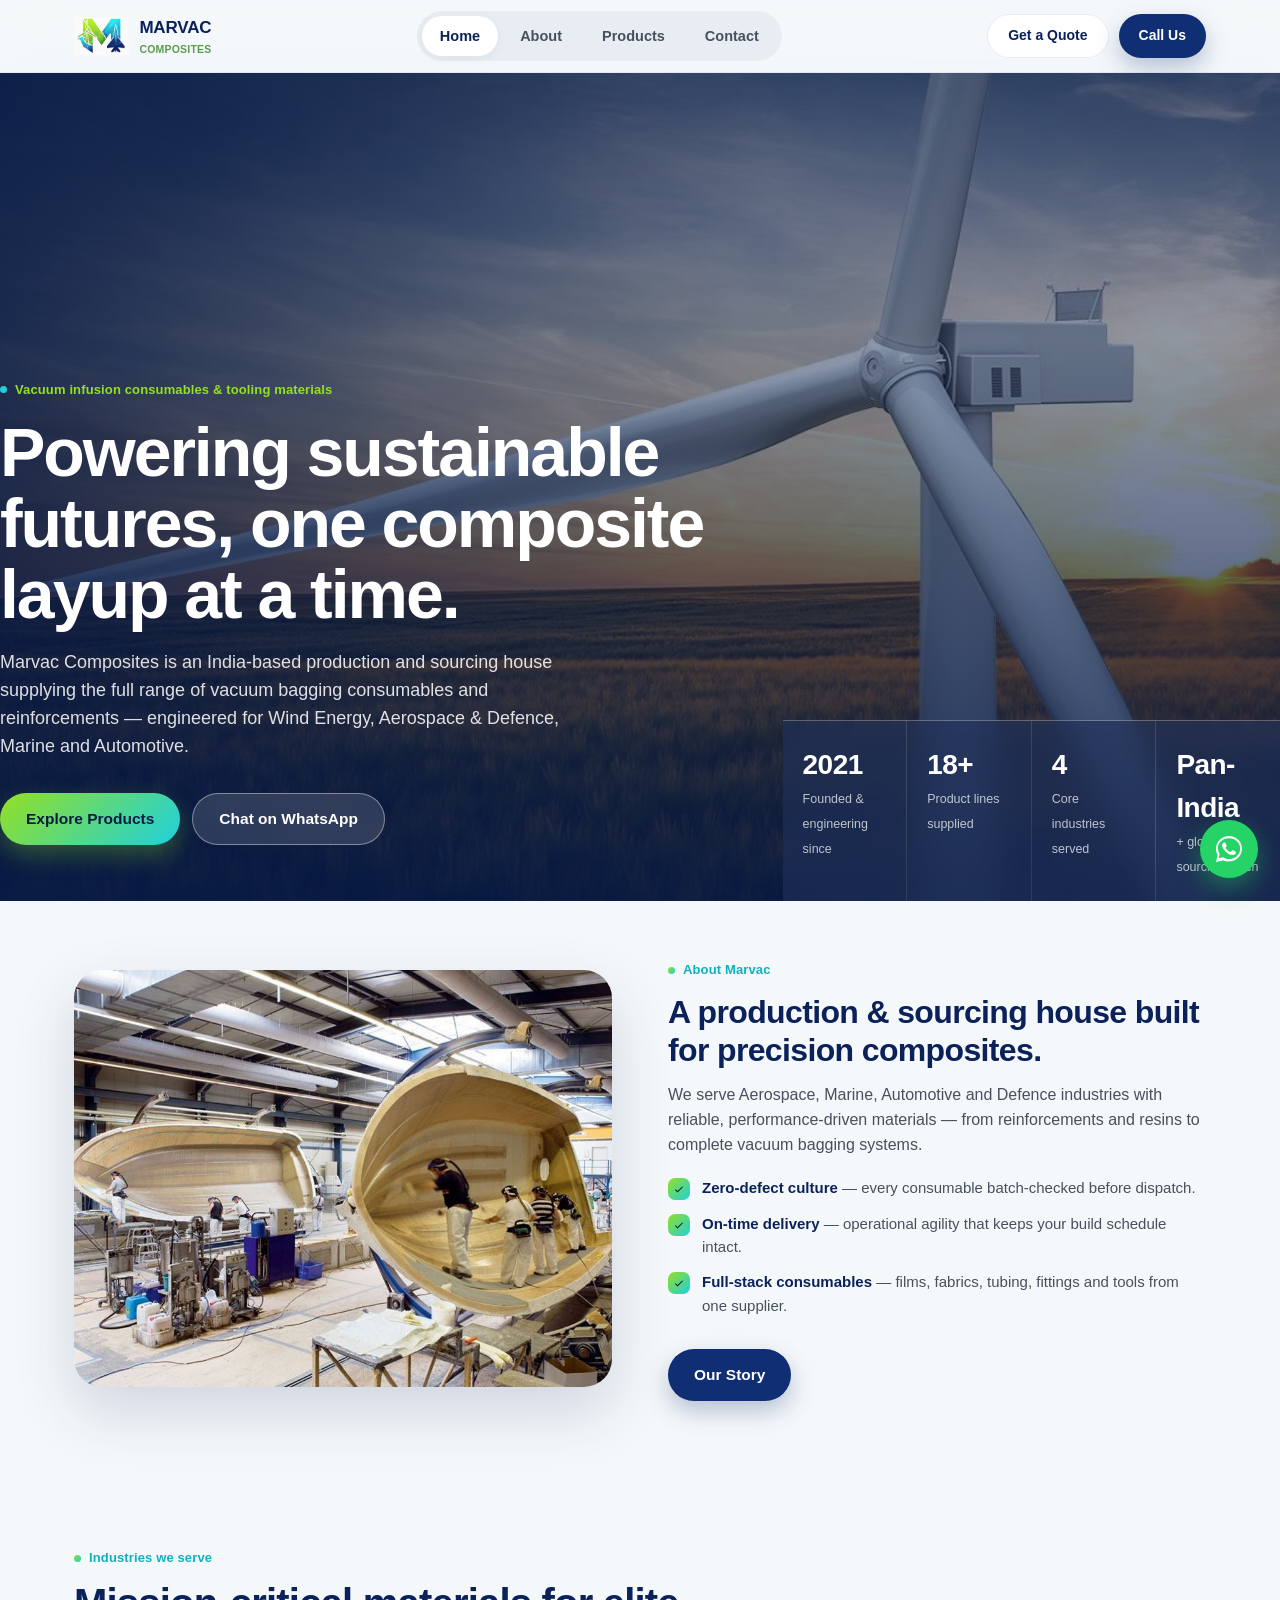
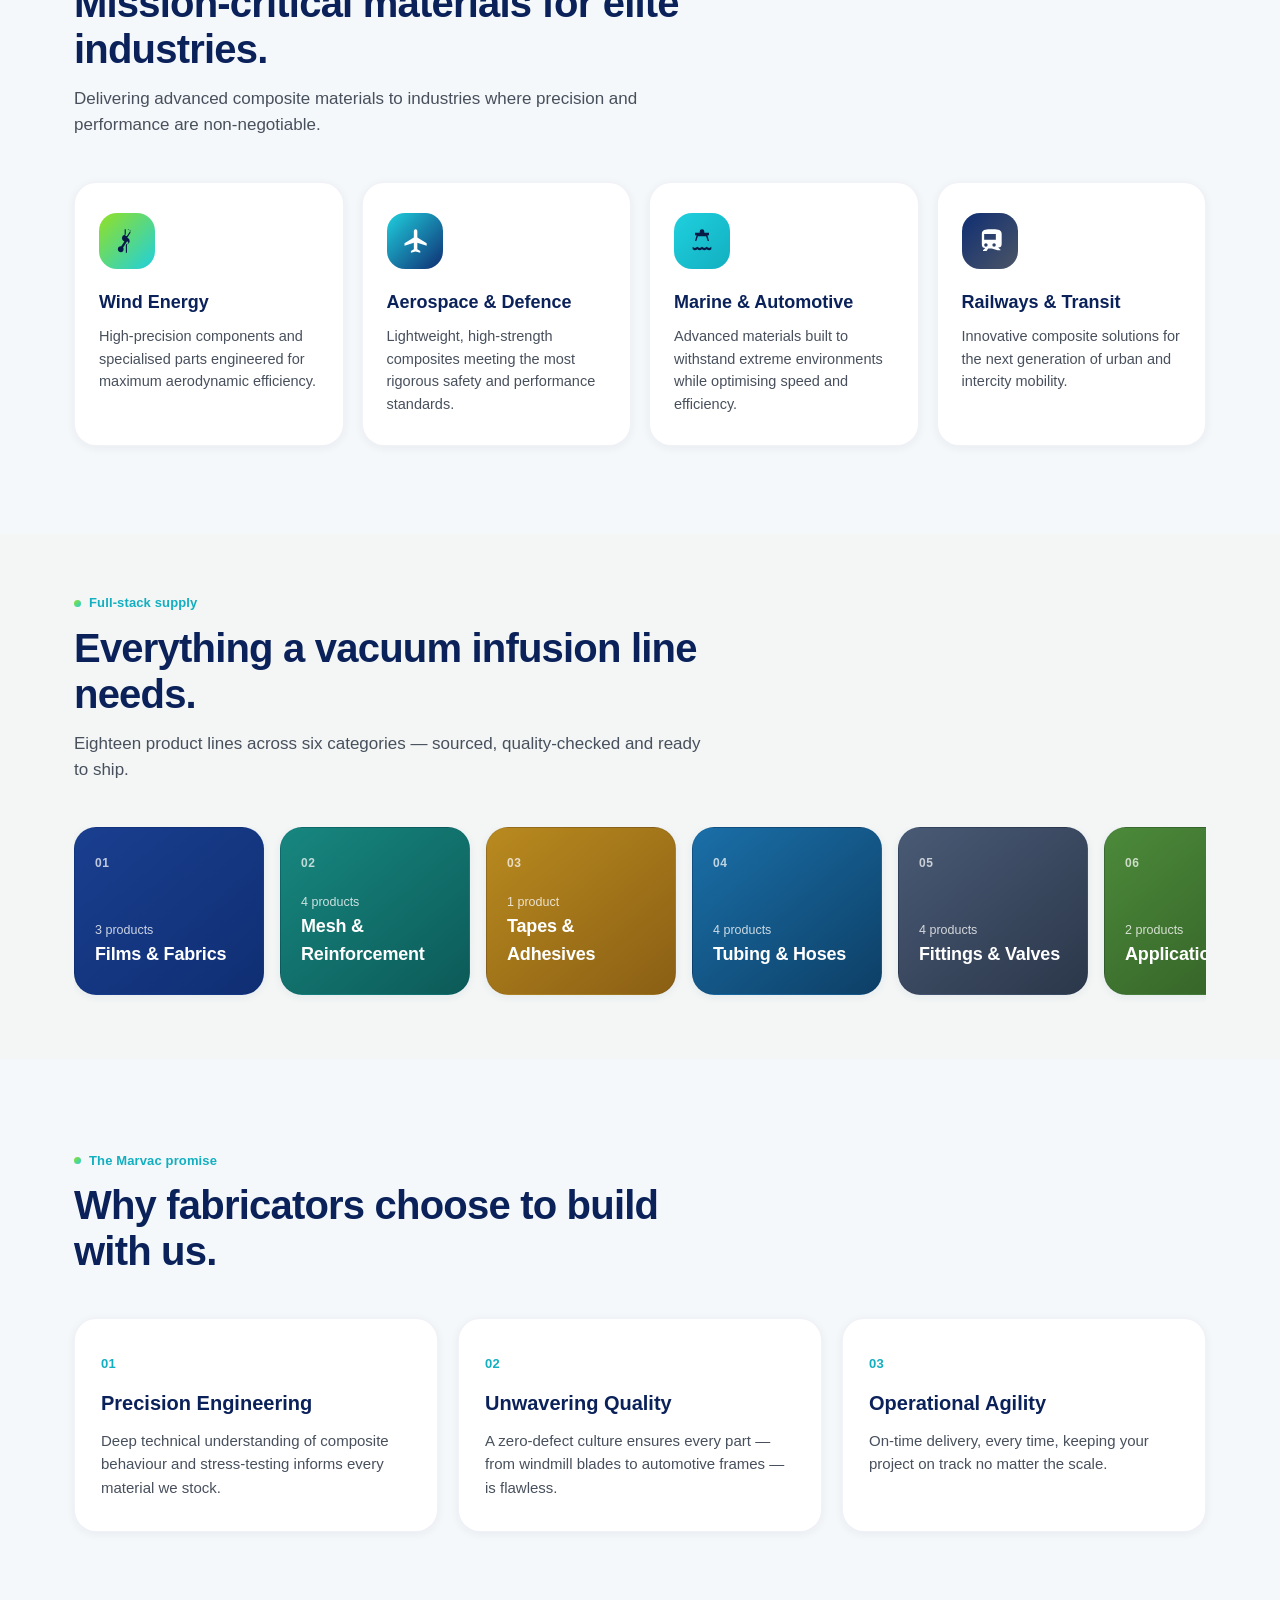
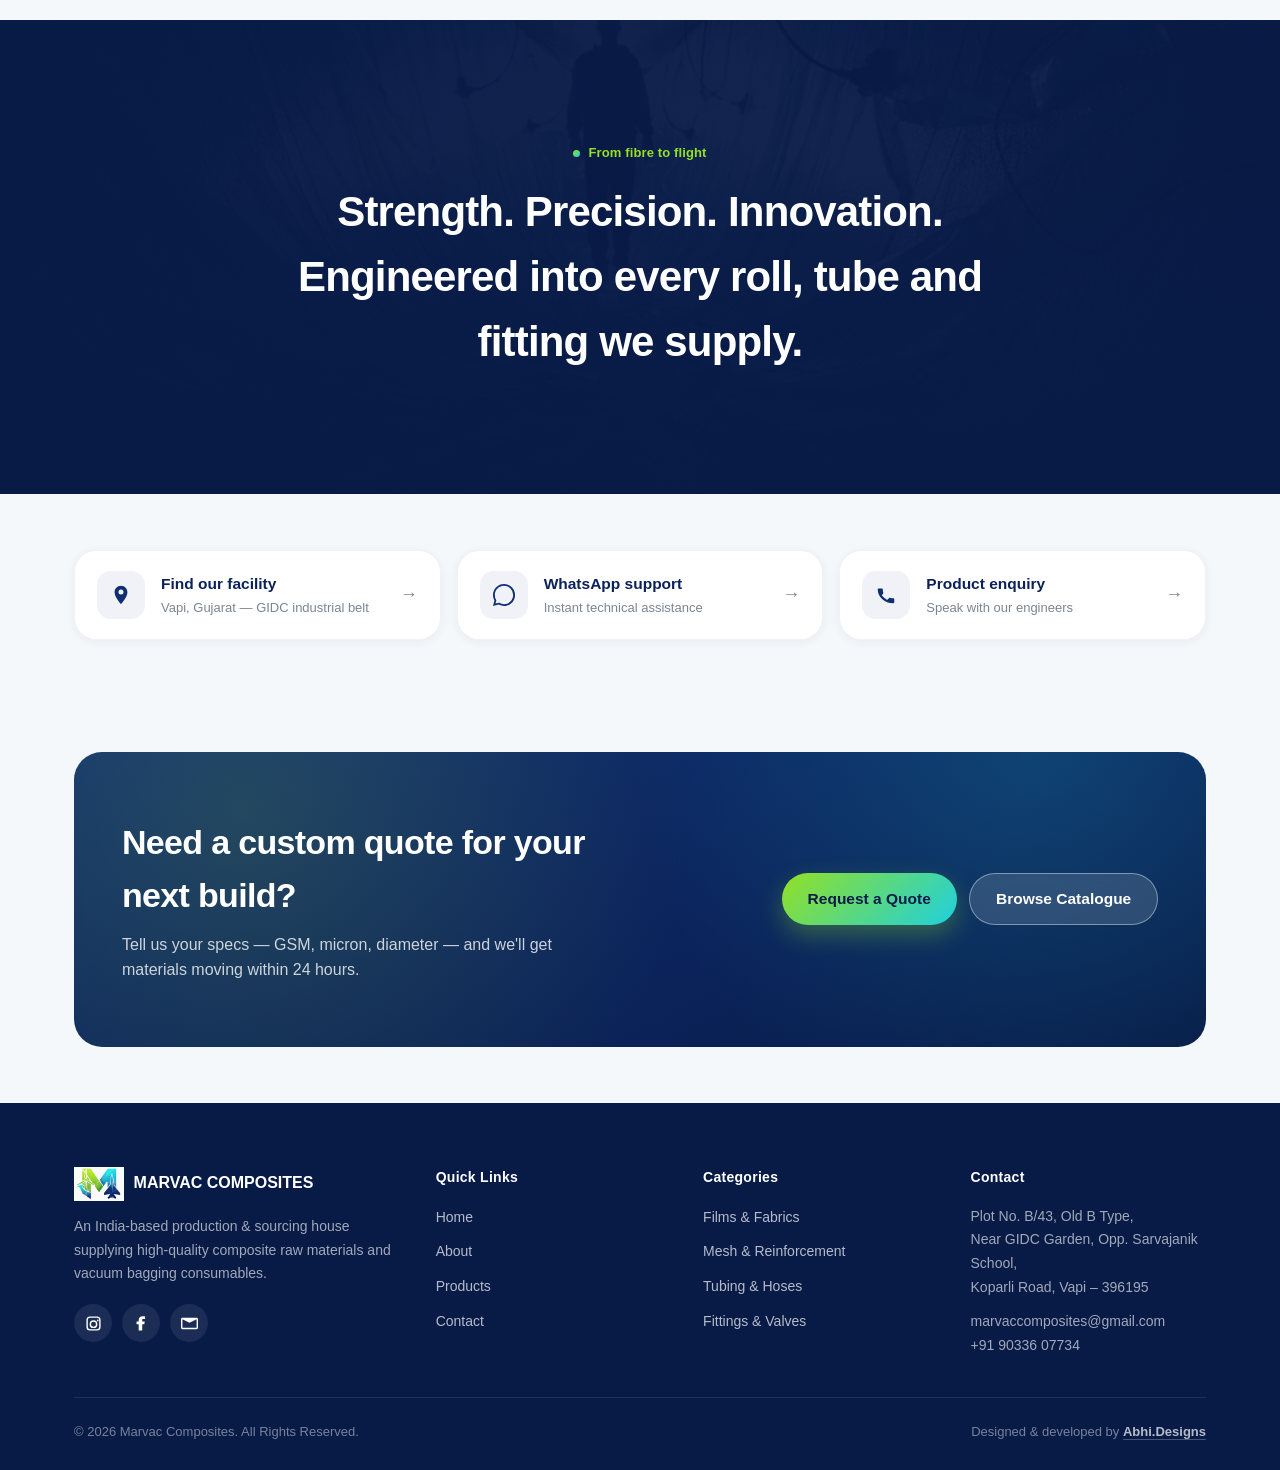
<file: index.html>
<!DOCTYPE html>
<html lang="en">
<head>
<meta charset="UTF-8">
<meta name="viewport" content="width=device-width, initial-scale=1.0">
<title>Marvac Composites | Powering Sustainable Futures</title>
<meta name="description" content="Marvac Composites supplies vacuum infusion consumables, tooling materials and composite reinforcements for Wind Energy, Aerospace & Defence, Marine, Automotive and Rail.">
<link rel="icon" href="images/logo-mark.png">
<link rel="stylesheet" href="css/style.css">
</head>
<body>

<!-- ================= HEADER ================= -->
<header class="site-header">
  <div class="wrap nav-row">
    <a href="index.html" class="brand">
      <img src="images/logo-mark.png" alt="Marvac Composites">
      <span>MARVAC<small>COMPOSITES</small></span>
    </a>

    <nav class="main-nav">
      <a href="index.html">Home</a>
      <a href="about.html">About</a>
      <a href="products.html">Products</a>
      <a href="contact.html">Contact</a>
    </nav>

    <div class="nav-actions">
      <a href="contact.html" class="btn btn--ghost btn--sm">Get a Quote</a>
      <a href="tel:+919033607734" class="btn btn--primary btn--sm">Call Us</a>
      <button class="nav-toggle" aria-label="Menu">
        <svg viewBox="0 0 24 24"><path d="M3 6h18v2H3zM3 11h18v2H3zM3 16h18v2H3z"/></svg>
      </button>
    </div>
  </div>

  <div class="mobile-panel">
    <a href="index.html">Home</a>
    <a href="about.html">About</a>
    <a href="products.html">Products</a>
    <a href="contact.html">Contact</a>
    <a href="tel:+919033607734" class="btn btn--primary btn--block">Call +91 90336 07734</a>
  </div>
</header>

<!-- ================= HERO ================= -->
<section class="hero">
  <div class="hero-media" style="background-image:url('images/hero/wind-hero.jpg');"></div>
  <div class="hero-content wrap">
    <span class="eyebrow">Vacuum infusion consumables &amp; tooling materials</span>
    <h1>Powering sustainable futures, one composite layup at a time.</h1>
    <p>Marvac Composites is an India-based production and sourcing house supplying the full range of vacuum bagging consumables and reinforcements — engineered for Wind Energy, Aerospace &amp; Defence, Marine and Automotive.</p>
    <div class="hero-cta">
      <a href="products.html" class="btn btn--eco">Explore Products</a>
      <a href="https://wa.me/+919033607734" target="_blank" class="btn btn--glass">Chat on WhatsApp</a>
    </div>
  </div>
  <div class="hero-stats">
    <div class="hero-stat"><b>2021</b><span>Founded &amp; engineering since</span></div>
    <div class="hero-stat"><b>18+</b><span>Product lines supplied</span></div>
    <div class="hero-stat"><b>4</b><span>Core industries served</span></div>
    <div class="hero-stat"><b>Pan-India</b><span>+ global sourcing reach</span></div>
  </div>
</section>

<!-- ================= INTRO ================= -->
<section class="section--tight">
  <div class="wrap">
    <div class="story-row reveal">
      <div class="story-media">
        <img src="images/hero/workshop.jpg" alt="Composite hull fabrication workshop">
      </div>
      <div class="story-copy">
        <span class="eyebrow">About Marvac</span>
        <h2>A production &amp; sourcing house built for precision composites.</h2>
        <p>We serve Aerospace, Marine, Automotive and Defence industries with reliable, performance-driven materials — from reinforcements and resins to complete vacuum bagging systems.</p>
        <ul>
          <li><span class="dot"><svg viewBox="0 0 24 24"><path d="M9 16.2l-3.5-3.5L4 14.2 9 19.2 20 8.2l-1.5-1.4z"/></svg></span><div><strong>Zero-defect culture</strong> — every consumable batch-checked before dispatch.</div></li>
          <li><span class="dot"><svg viewBox="0 0 24 24"><path d="M9 16.2l-3.5-3.5L4 14.2 9 19.2 20 8.2l-1.5-1.4z"/></svg></span><div><strong>On-time delivery</strong> — operational agility that keeps your build schedule intact.</div></li>
          <li><span class="dot"><svg viewBox="0 0 24 24"><path d="M9 16.2l-3.5-3.5L4 14.2 9 19.2 20 8.2l-1.5-1.4z"/></svg></span><div><strong>Full-stack consumables</strong> — films, fabrics, tubing, fittings and tools from one supplier.</div></li>
        </ul>
        <div class="hero-cta">
          <a href="about.html" class="btn btn--primary">Our Story</a>
        </div>
      </div>
    </div>
  </div>
</section>

<!-- ================= INDUSTRIES ================= -->
<section class="section">
  <div class="wrap">
    <div class="section-head reveal">
      <span class="eyebrow">Industries we serve</span>
      <h2>Mission-critical materials for elite industries.</h2>
      <p>Delivering advanced composite materials to industries where precision and performance are non-negotiable.</p>
    </div>

    <div class="industry-grid reveal">
      <div class="card industry-tile">
        <div class="industry-icon i-wind">
          <svg viewBox="0 0 24 24"><path d="M12.5 2a2.5 2.5 0 0 1 2.45 2.99l-2.7 4.2.02.02a3 3 0 0 1-.27 5.77V22h-1v-6.5a1 1 0 0 1 1-1 1 1 0 0 0 .1-2h-.1l-3.3 5.15a2.5 2.5 0 1 1-1.68-1.07l2.7-4.22-.02-.02a3 3 0 0 1 .27-5.77V2h1v3.9a1 1 0 0 1-.5.87 1 1 0 0 0 1.5.87l3.3-5.15A2.49 2.49 0 0 1 12.5 2z"/></svg>
        </div>
        <h3>Wind Energy</h3>
        <p>High-precision components and specialised parts engineered for maximum aerodynamic efficiency.</p>
      </div>

      <div class="card industry-tile">
        <div class="industry-icon i-air">
          <svg viewBox="0 0 24 24"><path d="M22 16v-2l-8-5V3.5a1.5 1.5 0 0 0-3 0V9l-8 5v2l8-2.5V19l-2.5 1.5V22l4-1 4 1v-1.5L14 19v-5.5z"/></svg>
        </div>
        <h3>Aerospace &amp; Defence</h3>
        <p>Lightweight, high-strength composites meeting the most rigorous safety and performance standards.</p>
      </div>

      <div class="card industry-tile">
        <div class="industry-icon i-marine">
          <svg viewBox="0 0 24 24"><path d="M12 2a2 2 0 0 1 2 2v1h4v2h-1.34L18 12h-1.1l-1.4-4H8.5l-1.4 4H6L7.34 7H6V5h4V4a2 2 0 0 1 2-2zm-8 15c1.2 1.2 2.6 1.2 4 0 1.4 1.2 2.6 1.2 4 0 1.4 1.2 2.6 1.2 4 0 1.4 1.2 2.8 1.2 4 0v2c-1.2 1.2-2.6 1.2-4 0-1.4 1.2-2.6 1.2-4 0-1.4 1.2-2.6 1.2-4 0-1.4 1.2-2.8 1.2-4 0v-2z"/></svg>
        </div>
        <h3>Marine &amp; Automotive</h3>
        <p>Advanced materials built to withstand extreme environments while optimising speed and efficiency.</p>
      </div>

      <div class="card industry-tile">
        <div class="industry-icon i-rail">
          <svg viewBox="0 0 24 24"><path d="M12 2c-4 0-7 .5-7 4v9a3 3 0 0 0 3 3l-2 2v.5h3l1.5-2h3L18.5 20H21v-.5l-2-2a3 3 0 0 0 3-3V6c0-3.5-3-4-7-4h-3zM7 6h10v5H7V6zm1.5 8a1.5 1.5 0 1 1 0 3 1.5 1.5 0 0 1 0-3zm7 0a1.5 1.5 0 1 1 0 3 1.5 1.5 0 0 1 0-3z"/></svg>
        </div>
        <h3>Railways &amp; Transit</h3>
        <p>Innovative composite solutions for the next generation of urban and intercity mobility.</p>
      </div>
    </div>
  </div>
</section>

<!-- ================= PRODUCT CATEGORIES ================= -->
<section class="section section--tight" style="background:var(--bg-warm);">
  <div class="wrap">
    <div class="section-head reveal">
      <span class="eyebrow">Full-stack supply</span>
      <h2>Everything a vacuum infusion line needs.</h2>
      <p>Eighteen product lines across six categories — sourced, quality-checked and ready to ship.</p>
    </div>

    <div class="cat-scroll reveal">
      <a href="products.html?cat=films" class="card cat-card">
        <span class="cat-num">01</span>
        <div><span class="count">3 products</span><h3>Films &amp; Fabrics</h3></div>
      </a>
      <a href="products.html?cat=mesh" class="card cat-card">
        <span class="cat-num">02</span>
        <div><span class="count">4 products</span><h3>Mesh &amp; Reinforcement</h3></div>
      </a>
      <a href="products.html?cat=tapes" class="card cat-card">
        <span class="cat-num">03</span>
        <div><span class="count">1 product</span><h3>Tapes &amp; Adhesives</h3></div>
      </a>
      <a href="products.html?cat=tubing" class="card cat-card">
        <span class="cat-num">04</span>
        <div><span class="count">4 products</span><h3>Tubing &amp; Hoses</h3></div>
      </a>
      <a href="products.html?cat=fittings" class="card cat-card">
        <span class="cat-num">05</span>
        <div><span class="count">4 products</span><h3>Fittings &amp; Valves</h3></div>
      </a>
      <a href="products.html?cat=tools" class="card cat-card">
        <span class="cat-num">06</span>
        <div><span class="count">2 products</span><h3>Application Tools</h3></div>
      </a>
    </div>
  </div>
</section>

<!-- ================= PROCESS BANNER ================= -->
<section class="section">
  <div class="wrap">
    <div class="section-head reveal">
      <span class="eyebrow">The Marvac promise</span>
      <h2>Why fabricators choose to build with us.</h2>
    </div>
    <div class="pillar-grid reveal">
      <div class="card pillar">
        <span class="pillar-index">01</span>
        <h3>Precision Engineering</h3>
        <p>Deep technical understanding of composite behaviour and stress-testing informs every material we stock.</p>
      </div>
      <div class="card pillar">
        <span class="pillar-index">02</span>
        <h3>Unwavering Quality</h3>
        <p>A zero-defect culture ensures every part — from windmill blades to automotive frames — is flawless.</p>
      </div>
      <div class="card pillar">
        <span class="pillar-index">03</span>
        <h3>Operational Agility</h3>
        <p>On-time delivery, every time, keeping your project on track no matter the scale.</p>
      </div>
    </div>
  </div>
</section>

<!-- ================= FULL-BLEED QUOTE BANNER ================= -->
<section style="position:relative; padding:120px 0; overflow:hidden; background:var(--navy-3);">
  <div class="hero-media" style="background-image:url('images/hero/vacuum-drama.jpg'); opacity:0.4;"></div>
  <div style="position:absolute; inset:0; background:linear-gradient(180deg, rgba(8,27,71,0.75), rgba(8,27,71,0.92));"></div>
  <div class="wrap reveal" style="position:relative; z-index:2; text-align:center;">
    <span class="eyebrow" style="justify-content:center; color:var(--lime);">From fibre to flight</span>
    <h2 style="color:#fff; font-size:clamp(26px,4vw,42px); font-weight:800; letter-spacing:-0.02em; max-width:720px; margin:14px auto 0;">Strength. Precision. Innovation. Engineered into every roll, tube and fitting we supply.</h2>
  </div>
</section>

<!-- ================= QUICK ACTIONS ================= -->
<section class="section--tight">
  <div class="wrap">
    <div class="quick-grid reveal">
      <a href="https://www.google.com/maps/search/?api=1&query=PLOT+NO+B/43+OLD+B+TYPE+NEAR+GIDC+GARDEN+Vapi+396195" target="_blank" class="card quick-card">
        <div class="qi"><svg viewBox="0 0 24 24"><path d="M12 2C8.13 2 5 5.13 5 9c0 5.25 7 13 7 13s7-7.75 7-13c0-3.87-3.13-7-7-7zm0 9.5A2.5 2.5 0 1 1 12 6a2.5 2.5 0 0 1 0 5.5z"/></svg></div>
        <div><h4>Find our facility</h4><p>Vapi, Gujarat — GIDC industrial belt</p></div>
        <div class="qarrow">→</div>
      </a>
      <a href="https://wa.me/+919033607734" target="_blank" class="card quick-card">
        <div class="qi"><svg viewBox="0 0 24 24"><path d="M20.52 3.48A11.8 11.8 0 0 0 12.02 0C5.39 0 .02 5.37.02 12c0 2.11.55 4.17 1.6 5.99L0 24l6.18-1.61A11.94 11.94 0 0 0 12.02 24c6.63 0 12-5.37 12-12 0-3.2-1.25-6.22-3.5-8.52zM12.02 22c-1.85 0-3.66-.5-5.24-1.44l-.38-.22-3.67.96.98-3.58-.25-.37A9.94 9.94 0 0 1 2.02 12c0-5.52 4.48-10 10-10 2.67 0 5.18 1.04 7.07 2.93A9.93 9.93 0 0 1 22.02 12c0 5.52-4.48 10-10 10z"/></svg></div>
        <div><h4>WhatsApp support</h4><p>Instant technical assistance</p></div>
        <div class="qarrow">→</div>
      </a>
      <a href="tel:+919033607734" class="card quick-card">
        <div class="qi"><svg viewBox="0 0 24 24"><path d="M6.62 10.79a15.54 15.54 0 0 0 6.59 6.59l2.2-2.2c.27-.27.67-.36 1.02-.24a11.36 11.36 0 0 0 3.58.57c.56 0 1.01.45 1.01 1.01v3.48c0 .56-.45 1.01-1.01 1.01C10.07 21.01 2.99 13.93 2.99 5.99c0-.56.45-1.01 1.01-1.01h3.49c.56 0 1.01.45 1.01 1.01 0 1.25.21 2.46.57 3.58.11.35.03.74-.25 1.02l-2.2 2.2z"/></svg></div>
        <div><h4>Product enquiry</h4><p>Speak with our engineers</p></div>
        <div class="qarrow">→</div>
      </a>
    </div>
  </div>
</section>

<!-- ================= CTA BANNER ================= -->
<section class="section--tight">
  <div class="wrap">
    <div class="banner reveal">
      <div class="banner-row">
        <div>
          <h2>Need a custom quote for your next build?</h2>
          <p>Tell us your specs — GSM, micron, diameter — and we'll get materials moving within 24 hours.</p>
        </div>
        <div class="btn-group">
          <a href="contact.html" class="btn btn--eco">Request a Quote</a>
          <a href="products.html" class="btn btn--glass">Browse Catalogue</a>
        </div>
      </div>
    </div>
  </div>
</section>

<!-- ================= FOOTER ================= -->
<footer class="site-footer">
  <div class="wrap">
    <div class="footer-grid">
      <div>
        <div class="footer-brand">
          <img src="images/logo-mark.png" alt="Marvac Composites">
          <b>MARVAC COMPOSITES</b>
        </div>
        <p>An India-based production &amp; sourcing house supplying high-quality composite raw materials and vacuum bagging consumables.</p>
        <div class="footer-socials">
          <a href="https://www.instagram.com/marvac_composites?igsh=MXlsejM3eTQyZnpo&utm_source=qr" target="_blank" aria-label="Instagram">
            <svg viewBox="0 0 24 24"><path d="M7 2h10a5 5 0 0 1 5 5v10a5 5 0 0 1-5 5H7a5 5 0 0 1-5-5V7a5 5 0 0 1 5-5zm10 2H7a3 3 0 0 0-3 3v10a3 3 0 0 0 3 3h10a3 3 0 0 0 3-3V7a3 3 0 0 0-3-3zm-5 3.5a5.5 5.5 0 1 1 0 11a5.5 5.5 0 0 1 0-11zm0 2a3.5 3.5 0 1 0 0 7a3.5 3.5 0 0 0 0-7zM18 6.5a1.2 1.2 0 1 1 0 2.4a1.2 1.2 0 0 1 0-2.4z"/></svg>
          </a>
          <a href="javascript:void(0);" onclick="showUnavailable();" aria-label="Facebook">
            <svg viewBox="0 0 24 24"><path d="M13 22v-9h3l.5-4h-3.5V7c0-1 .3-1.5 1.6-1.5H17V2.1c-.7-.1-2-.2-3.4-.2-3.4 0-5.6 2-5.6 5.8V9H5v4h3v9h5z"/></svg>
          </a>
          <a href="mailto:marvaccomposites@gmail.com" aria-label="Email">
            <svg viewBox="0 0 24 24"><path d="M2 4h20a2 2 0 0 1 2 2v12a2 2 0 0 1-2 2H2a2 2 0 0 1-2-2V6a2 2 0 0 1 2-2zm10 7L2 6v12h20V6l-10 5z"/></svg>
          </a>
        </div>
      </div>

      <div>
        <h3>Quick Links</h3>
        <ul>
          <li><a href="index.html">Home</a></li>
          <li><a href="about.html">About</a></li>
          <li><a href="products.html">Products</a></li>
          <li><a href="contact.html">Contact</a></li>
        </ul>
      </div>

      <div>
        <h3>Categories</h3>
        <ul>
          <li><a href="products.html?cat=films">Films &amp; Fabrics</a></li>
          <li><a href="products.html?cat=mesh">Mesh &amp; Reinforcement</a></li>
          <li><a href="products.html?cat=tubing">Tubing &amp; Hoses</a></li>
          <li><a href="products.html?cat=fittings">Fittings &amp; Valves</a></li>
        </ul>
      </div>

      <div>
        <h3>Contact</h3>
        <p>Plot No. B/43, Old B Type,<br>Near GIDC Garden, Opp. Sarvajanik School,<br>Koparli Road, Vapi – 396195</p>
        <p style="margin-top:10px;">marvaccomposites@gmail.com<br>+91 90336 07734</p>
      </div>
    </div>

    <div class="footer-bottom">
      <span>© 2026 Marvac Composites. All Rights Reserved.</span>
      <span>Designed &amp; developed by <a href="https://www.instagram.com/abhi.designs_" target="_blank" rel="noopener" class="credit-link">Abhi.Designs</a></span>
    </div>
  </div>
</footer>

<a href="https://wa.me/+919033607734?text=Hello%20Marvac%20Composites,%20I%20visited%20your%20website%20and%20I%20am%20interested%20in%20your%20products.%20Please%20share%20more%20details%20and%20pricing." class="wa-float" target="_blank" aria-label="WhatsApp">
  <svg viewBox="0 0 32 32" width="26" height="26" fill="#fff"><path d="M16 0C7.164 0 0 6.99 0 15.61c0 2.75.73 5.31 2.02 7.54L0 32l9.1-1.96A16.2 16.2 0 0 0 16 31.22c8.84 0 16-6.99 16-15.61C32 6.99 24.84 0 16 0zm0 28.44c-2.47 0-4.77-.7-6.71-1.9l-.48-.3-5.4 1.16 1.15-5.24-.32-.52a12.9 12.9 0 0 1-2-6.03c0-7.07 5.92-12.83 13.76-12.83 7.59 0 13.76 5.76 13.76 12.83 0 7.07-6.17 12.83-13.76 12.83zm7.58-9.53c-.42-.21-2.48-1.2-2.87-1.34-.38-.14-.66-.21-.94.21-.27.42-1.08 1.34-1.32 1.62-.24.28-.48.31-.9.1-.42-.21-1.76-.64-3.35-2.04-1.24-1.08-2.07-2.41-2.31-2.83-.24-.42-.02-.64.18-.85.19-.19.42-.48.63-.72.21-.24.28-.42.42-.7.14-.28.07-.52-.03-.73-.1-.21-.94-2.21-1.29-3.03-.34-.81-.69-.7-.94-.71h-.8c-.28 0-.73.1-1.11.52-.38.42-1.46 1.41-1.46 3.43s1.5 3.98 1.71 4.26c.21.28 2.95 4.43 7.15 6.22 1 .43 1.78.69 2.39.88 1 .31 1.9.27 2.62.16.8-.12 2.48-1 2.83-1.97.35-.97.35-1.8.24-1.97-.1-.17-.38-.28-.8-.48z"/></svg>
</a>
<button id="topBtn" class="top-btn" aria-label="Back to top">↑</button>

<script src="js/main.js"></script>
</body>
</html>
</file>
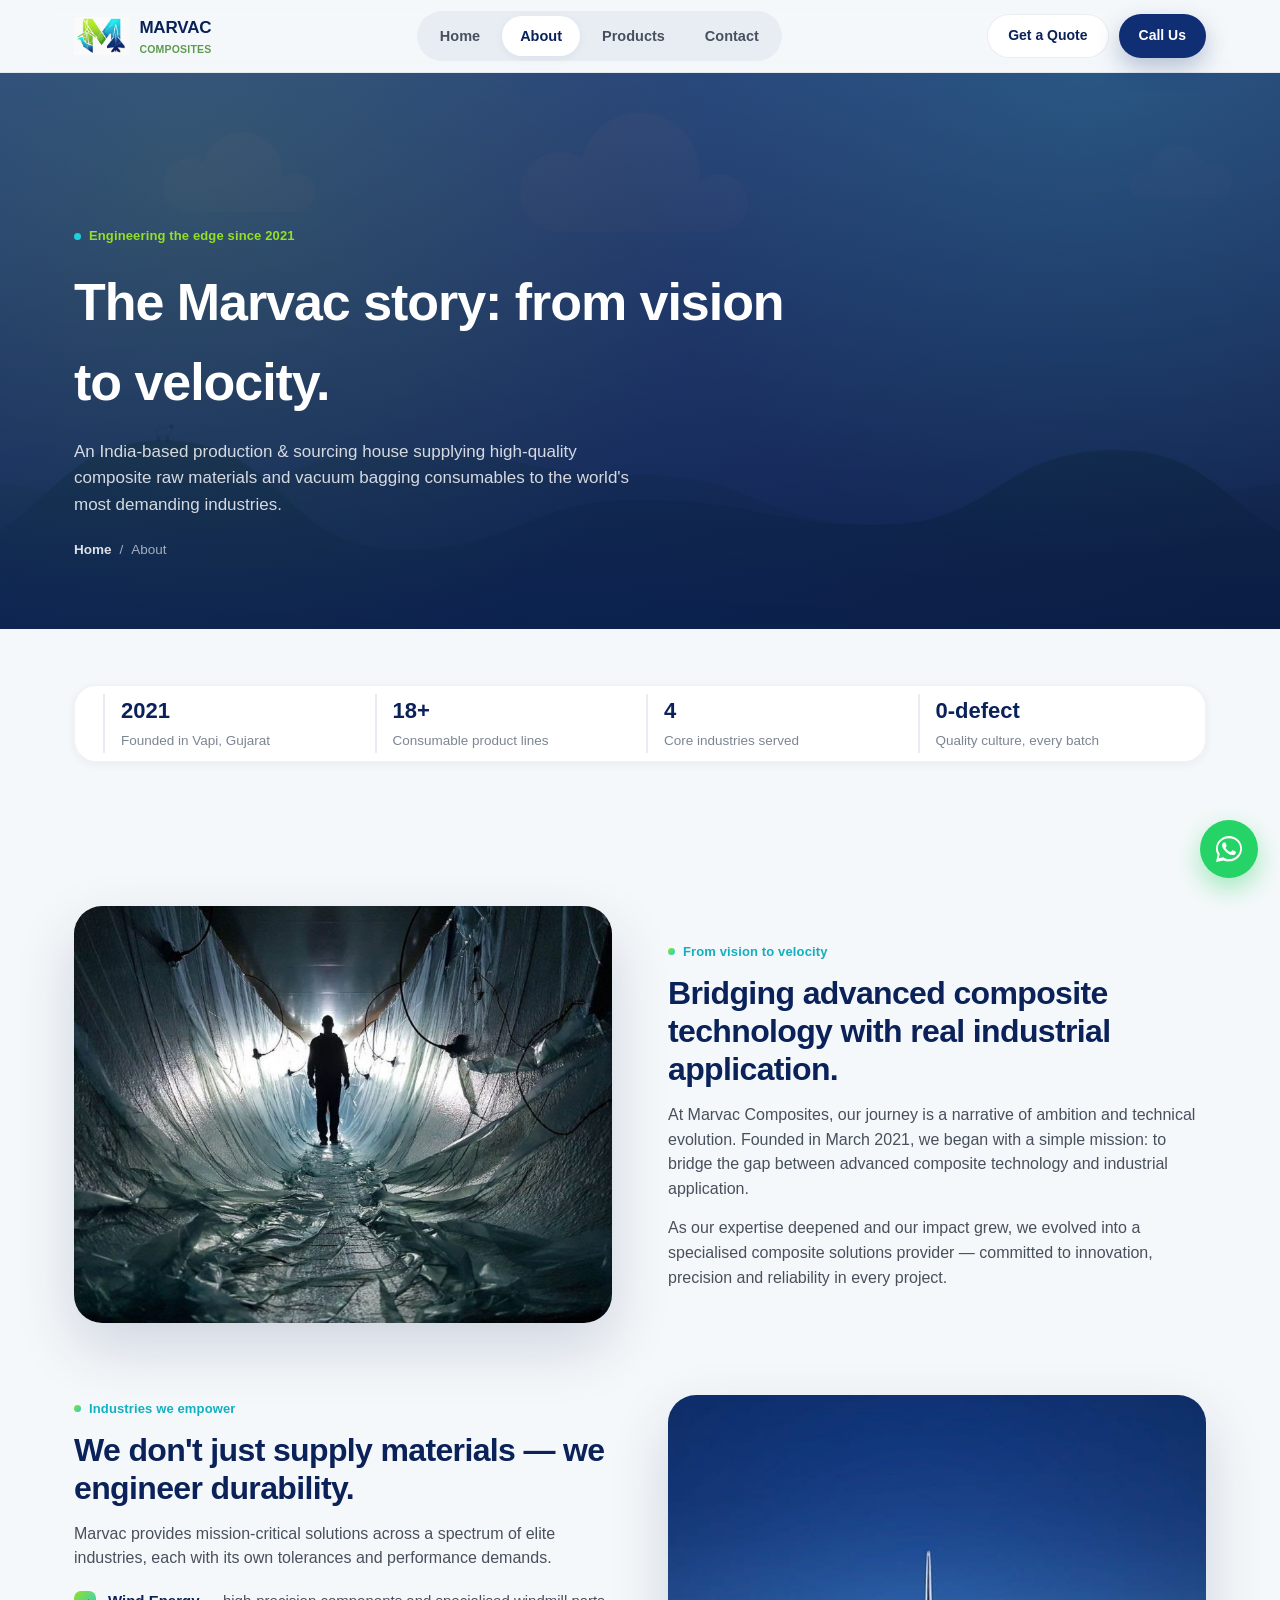
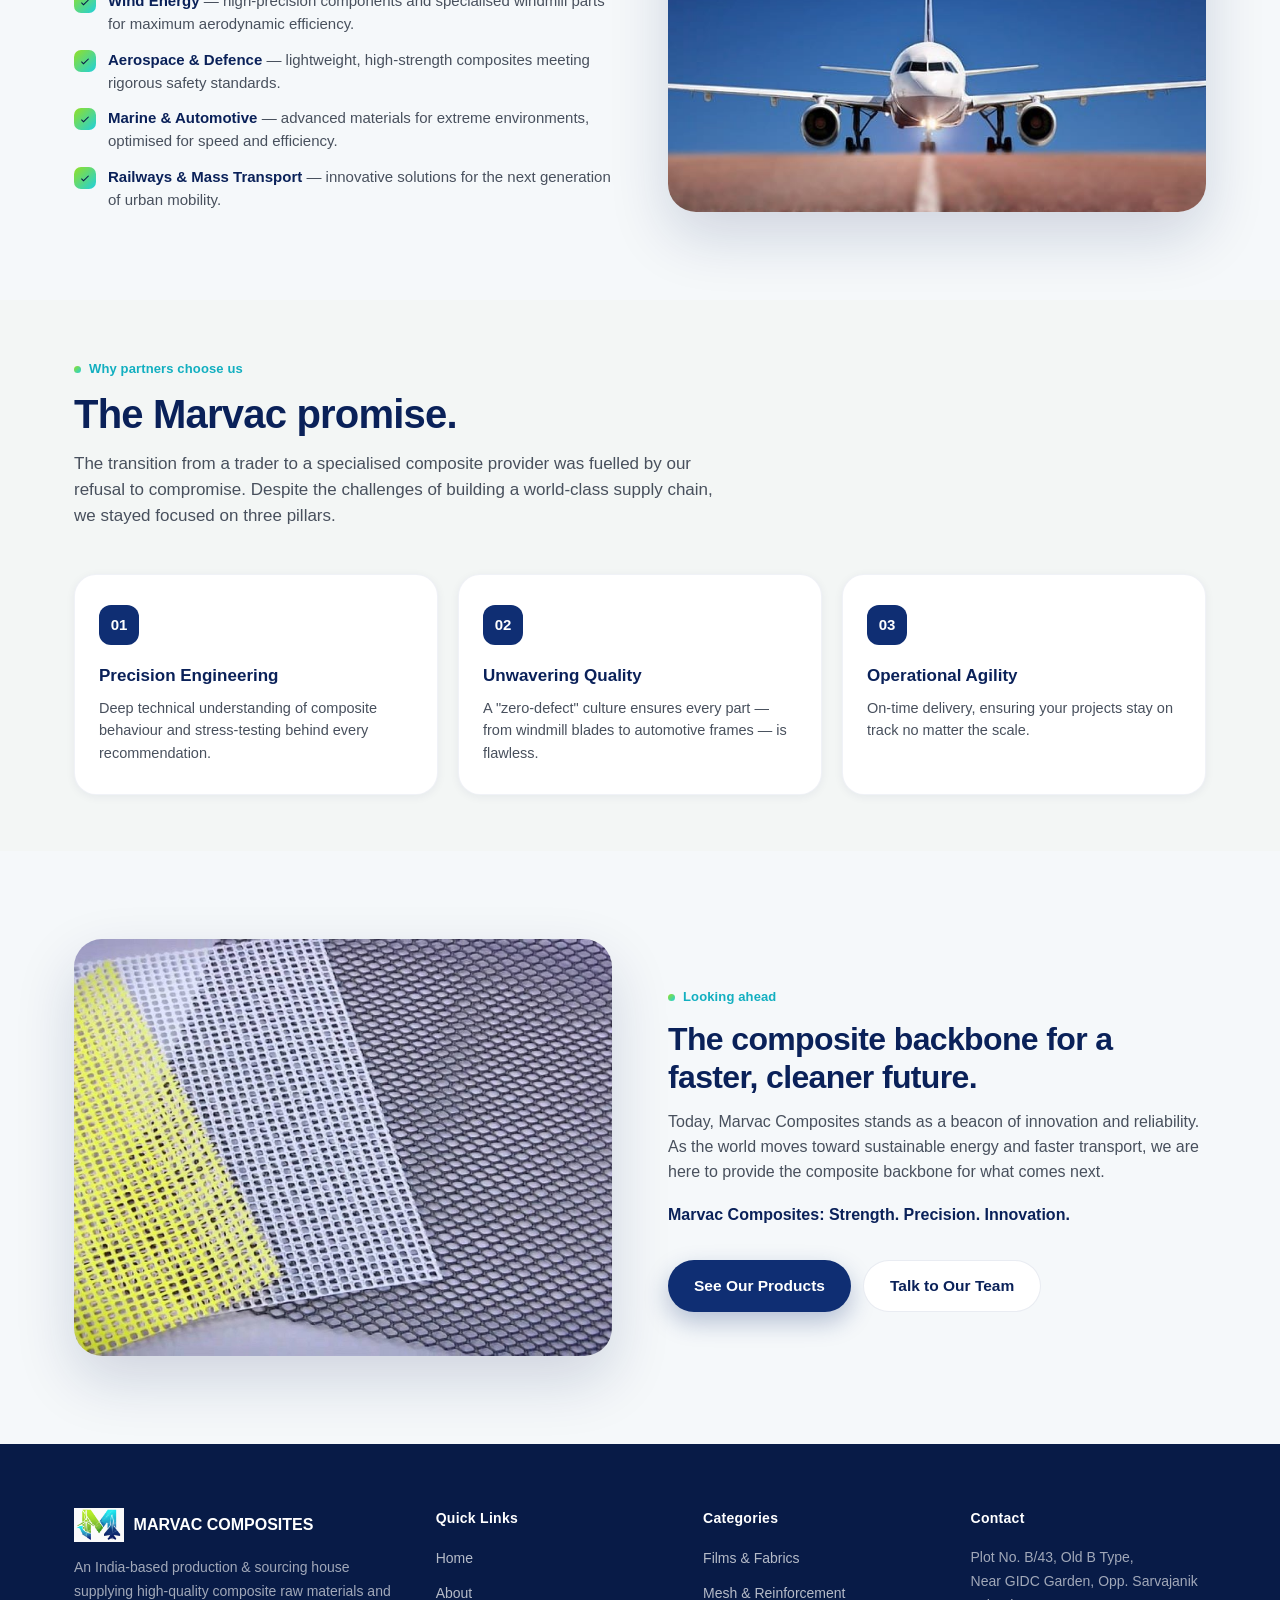
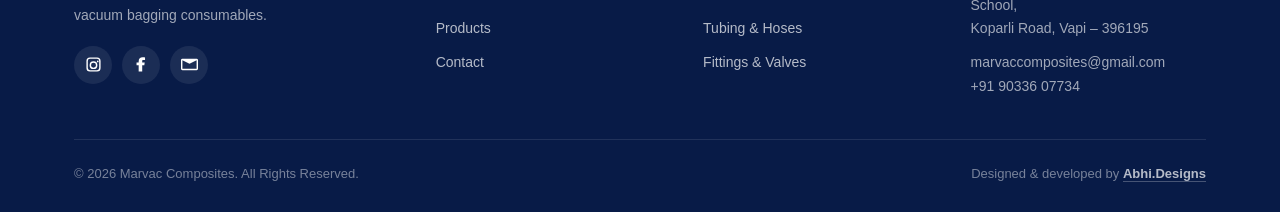
<file: about.html>
<!DOCTYPE html>
<html lang="en">
<head>
<meta charset="UTF-8">
<meta name="viewport" content="width=device-width, initial-scale=1.0">
<title>About | Marvac Composites</title>
<meta name="description" content="Founded in 2021, Marvac Composites engineers vacuum infusion consumables for Wind Energy, Aerospace & Defence, Marine, Automotive and Rail industries.">
<link rel="icon" href="images/logo-mark.png">
<link rel="stylesheet" href="css/style.css">
</head>
<body>

<!-- ================= HEADER ================= -->
<header class="site-header">
  <div class="wrap nav-row">
    <a href="index.html" class="brand">
      <img src="images/logo-mark.png" alt="Marvac Composites">
      <span>MARVAC<small>COMPOSITES</small></span>
    </a>
    <nav class="main-nav">
      <a href="index.html">Home</a>
      <a href="about.html">About</a>
      <a href="products.html">Products</a>
      <a href="contact.html">Contact</a>
    </nav>
    <div class="nav-actions">
      <a href="contact.html" class="btn btn--ghost btn--sm">Get a Quote</a>
      <a href="tel:+919033607734" class="btn btn--primary btn--sm">Call Us</a>
      <button class="nav-toggle" aria-label="Menu">
        <svg viewBox="0 0 24 24"><path d="M3 6h18v2H3zM3 11h18v2H3zM3 16h18v2H3z"/></svg>
      </button>
    </div>
  </div>
  <div class="mobile-panel">
    <a href="index.html">Home</a>
    <a href="about.html">About</a>
    <a href="products.html">Products</a>
    <a href="contact.html">Contact</a>
    <a href="tel:+919033607734" class="btn btn--primary btn--block">Call +91 90336 07734</a>
  </div>
</header>

<!-- ================= PAGE HERO ================= -->
<section class="page-hero">
  <div class="page-hero-media" style="background-image:url('images/hero/workshop2.jpg');"></div>
  <div class="wrap">
    <span class="eyebrow">Engineering the edge since 2021</span>
    <h1>The Marvac story: from vision to velocity.</h1>
    <p>An India-based production &amp; sourcing house supplying high-quality composite raw materials and vacuum bagging consumables to the world's most demanding industries.</p>
    <div class="breadcrumb"><a href="index.html">Home</a> / <span>About</span></div>
  </div>
</section>

<!-- ================= TIMELINE STRIP ================= -->
<section class="section--tight">
  <div class="wrap">
    <div class="card timeline-strip reveal" style="padding:8px 28px;">
      <div class="timeline-item"><b>2021</b><span>Founded in Vapi, Gujarat</span></div>
      <div class="timeline-item"><b>18+</b><span>Consumable product lines</span></div>
      <div class="timeline-item"><b>4</b><span>Core industries served</span></div>
      <div class="timeline-item"><b>0-defect</b><span>Quality culture, every batch</span></div>
    </div>
  </div>
</section>

<!-- ================= STORY: VISION TO VELOCITY ================= -->
<section class="section">
  <div class="wrap">
    <div class="story-row reveal">
      <div class="story-media">
        <img src="images/hero/vacuum-drama.jpg" alt="Vacuum infusion process in progress">
      </div>
      <div class="story-copy">
        <span class="eyebrow">From vision to velocity</span>
        <h2>Bridging advanced composite technology with real industrial application.</h2>
        <p>At Marvac Composites, our journey is a narrative of ambition and technical evolution. Founded in March 2021, we began with a simple mission: to bridge the gap between advanced composite technology and industrial application.</p>
        <p>As our expertise deepened and our impact grew, we evolved into a specialised composite solutions provider — committed to innovation, precision and reliability in every project.</p>
      </div>
    </div>

    <!-- ================= STORY: INDUSTRIES WE EMPOWER ================= -->
    <div class="story-row reverse reveal">
      <div class="story-media">
        <img src="images/hero/plane.jpg" alt="Aerospace composite application">
      </div>
      <div class="story-copy">
        <span class="eyebrow">Industries we empower</span>
        <h2>We don't just supply materials — we engineer durability.</h2>
        <p>Marvac provides mission-critical solutions across a spectrum of elite industries, each with its own tolerances and performance demands.</p>
        <ul>
          <li><span class="dot"><svg viewBox="0 0 24 24"><path d="M9 16.2l-3.5-3.5L4 14.2 9 19.2 20 8.2l-1.5-1.4z"/></svg></span><div><strong>Wind Energy</strong> — high-precision components and specialised windmill parts for maximum aerodynamic efficiency.</div></li>
          <li><span class="dot"><svg viewBox="0 0 24 24"><path d="M9 16.2l-3.5-3.5L4 14.2 9 19.2 20 8.2l-1.5-1.4z"/></svg></span><div><strong>Aerospace &amp; Defence</strong> — lightweight, high-strength composites meeting rigorous safety standards.</div></li>
          <li><span class="dot"><svg viewBox="0 0 24 24"><path d="M9 16.2l-3.5-3.5L4 14.2 9 19.2 20 8.2l-1.5-1.4z"/></svg></span><div><strong>Marine &amp; Automotive</strong> — advanced materials for extreme environments, optimised for speed and efficiency.</div></li>
          <li><span class="dot"><svg viewBox="0 0 24 24"><path d="M9 16.2l-3.5-3.5L4 14.2 9 19.2 20 8.2l-1.5-1.4z"/></svg></span><div><strong>Railways &amp; Mass Transport</strong> — innovative solutions for the next generation of urban mobility.</div></li>
        </ul>
      </div>
    </div>
  </div>
</section>

<!-- ================= THE MARVAC PROMISE ================= -->
<section class="section section--tight" style="background:var(--bg-warm);">
  <div class="wrap">
    <div class="section-head reveal">
      <span class="eyebrow">Why partners choose us</span>
      <h2>The Marvac promise.</h2>
      <p>The transition from a trader to a specialised composite provider was fuelled by our refusal to compromise. Despite the challenges of building a world-class supply chain, we stayed focused on three pillars.</p>
    </div>
    <div class="promise-grid reveal">
      <div class="card promise-card">
        <div class="num">01</div>
        <h3>Precision Engineering</h3>
        <p>Deep technical understanding of composite behaviour and stress-testing behind every recommendation.</p>
      </div>
      <div class="card promise-card">
        <div class="num">02</div>
        <h3>Unwavering Quality</h3>
        <p>A "zero-defect" culture ensures every part — from windmill blades to automotive frames — is flawless.</p>
      </div>
      <div class="card promise-card">
        <div class="num">03</div>
        <h3>Operational Agility</h3>
        <p>On-time delivery, ensuring your projects stay on track no matter the scale.</p>
      </div>
    </div>
  </div>
</section>

<!-- ================= LOOKING AHEAD ================= -->
<section class="section">
  <div class="wrap">
    <div class="story-row reveal">
      <div class="story-media">
        <img src="images/hero/knitted-swatches.jpg" alt="Composite reinforcement material swatches">
      </div>
      <div class="story-copy">
        <span class="eyebrow">Looking ahead</span>
        <h2>The composite backbone for a faster, cleaner future.</h2>
        <p>Today, Marvac Composites stands as a beacon of innovation and reliability. As the world moves toward sustainable energy and faster transport, we are here to provide the composite backbone for what comes next.</p>
        <p style="font-weight:700; color:var(--navy-2); margin-top:18px;">Marvac Composites: Strength. Precision. Innovation.</p>
        <div class="hero-cta">
          <a href="products.html" class="btn btn--primary">See Our Products</a>
          <a href="contact.html" class="btn btn--ghost">Talk to Our Team</a>
        </div>
      </div>
    </div>
  </div>
</section>

<!-- ================= FOOTER ================= -->
<footer class="site-footer">
  <div class="wrap">
    <div class="footer-grid">
      <div>
        <div class="footer-brand">
          <img src="images/logo-mark.png" alt="Marvac Composites">
          <b>MARVAC COMPOSITES</b>
        </div>
        <p>An India-based production &amp; sourcing house supplying high-quality composite raw materials and vacuum bagging consumables.</p>
        <div class="footer-socials">
          <a href="https://www.instagram.com/marvac_composites?igsh=MXlsejM3eTQyZnpo&utm_source=qr" target="_blank" aria-label="Instagram">
            <svg viewBox="0 0 24 24"><path d="M7 2h10a5 5 0 0 1 5 5v10a5 5 0 0 1-5 5H7a5 5 0 0 1-5-5V7a5 5 0 0 1 5-5zm10 2H7a3 3 0 0 0-3 3v10a3 3 0 0 0 3 3h10a3 3 0 0 0 3-3V7a3 3 0 0 0-3-3zm-5 3.5a5.5 5.5 0 1 1 0 11a5.5 5.5 0 0 1 0-11zm0 2a3.5 3.5 0 1 0 0 7a3.5 3.5 0 0 0 0-7zM18 6.5a1.2 1.2 0 1 1 0 2.4a1.2 1.2 0 0 1 0-2.4z"/></svg>
          </a>
          <a href="javascript:void(0);" onclick="showUnavailable();" aria-label="Facebook">
            <svg viewBox="0 0 24 24"><path d="M13 22v-9h3l.5-4h-3.5V7c0-1 .3-1.5 1.6-1.5H17V2.1c-.7-.1-2-.2-3.4-.2-3.4 0-5.6 2-5.6 5.8V9H5v4h3v9h5z"/></svg>
          </a>
          <a href="mailto:marvaccomposites@gmail.com" aria-label="Email">
            <svg viewBox="0 0 24 24"><path d="M2 4h20a2 2 0 0 1 2 2v12a2 2 0 0 1-2 2H2a2 2 0 0 1-2-2V6a2 2 0 0 1 2-2zm10 7L2 6v12h20V6l-10 5z"/></svg>
          </a>
        </div>
      </div>
      <div>
        <h3>Quick Links</h3>
        <ul>
          <li><a href="index.html">Home</a></li>
          <li><a href="about.html">About</a></li>
          <li><a href="products.html">Products</a></li>
          <li><a href="contact.html">Contact</a></li>
        </ul>
      </div>
      <div>
        <h3>Categories</h3>
        <ul>
          <li><a href="products.html?cat=films">Films &amp; Fabrics</a></li>
          <li><a href="products.html?cat=mesh">Mesh &amp; Reinforcement</a></li>
          <li><a href="products.html?cat=tubing">Tubing &amp; Hoses</a></li>
          <li><a href="products.html?cat=fittings">Fittings &amp; Valves</a></li>
        </ul>
      </div>
      <div>
        <h3>Contact</h3>
        <p>Plot No. B/43, Old B Type,<br>Near GIDC Garden, Opp. Sarvajanik School,<br>Koparli Road, Vapi – 396195</p>
        <p style="margin-top:10px;">marvaccomposites@gmail.com<br>+91 90336 07734</p>
      </div>
    </div>
    <div class="footer-bottom">
      <span>© 2026 Marvac Composites. All Rights Reserved.</span>
      <span>Designed &amp; developed by <a href="https://www.instagram.com/abhi.designs_" target="_blank" rel="noopener" class="credit-link">Abhi.Designs</a></span>
    </div>
  </div>
</footer>

<a href="https://wa.me/+919033607734" target="_blank" class="wa-float" aria-label="WhatsApp">
  <svg viewBox="0 0 32 32" width="26" height="26" fill="#fff"><path d="M16 0C7.164 0 0 6.99 0 15.61c0 2.75.73 5.31 2.02 7.54L0 32l9.1-1.96A16.2 16.2 0 0 0 16 31.22c8.84 0 16-6.99 16-15.61C32 6.99 24.84 0 16 0zm0 28.44c-2.47 0-4.77-.7-6.71-1.9l-.48-.3-5.4 1.16 1.15-5.24-.32-.52a12.9 12.9 0 0 1-2-6.03c0-7.07 5.92-12.83 13.76-12.83 7.59 0 13.76 5.76 13.76 12.83 0 7.07-6.17 12.83-13.76 12.83zm7.58-9.53c-.42-.21-2.48-1.2-2.87-1.34-.38-.14-.66-.21-.94.21-.27.42-1.08 1.34-1.32 1.62-.24.28-.48.31-.9.1-.42-.21-1.76-.64-3.35-2.04-1.24-1.08-2.07-2.41-2.31-2.83-.24-.42-.02-.64.18-.85.19-.19.42-.48.63-.72.21-.24.28-.42.42-.7.14-.28.07-.52-.03-.73-.1-.21-.94-2.21-1.29-3.03-.34-.81-.69-.7-.94-.71h-.8c-.28 0-.73.1-1.11.52-.38.42-1.46 1.41-1.46 3.43s1.5 3.98 1.71 4.26c.21.28 2.95 4.43 7.15 6.22 1 .43 1.78.69 2.39.88 1 .31 1.9.27 2.62.16.8-.12 2.48-1 2.83-1.97.35-.97.35-1.8.24-1.97-.1-.17-.38-.28-.8-.48z"/></svg>
</a>
<button id="topBtn" class="top-btn" aria-label="Back to top">↑</button>

<script src="js/main.js"></script>
</body>
</html>
</file>
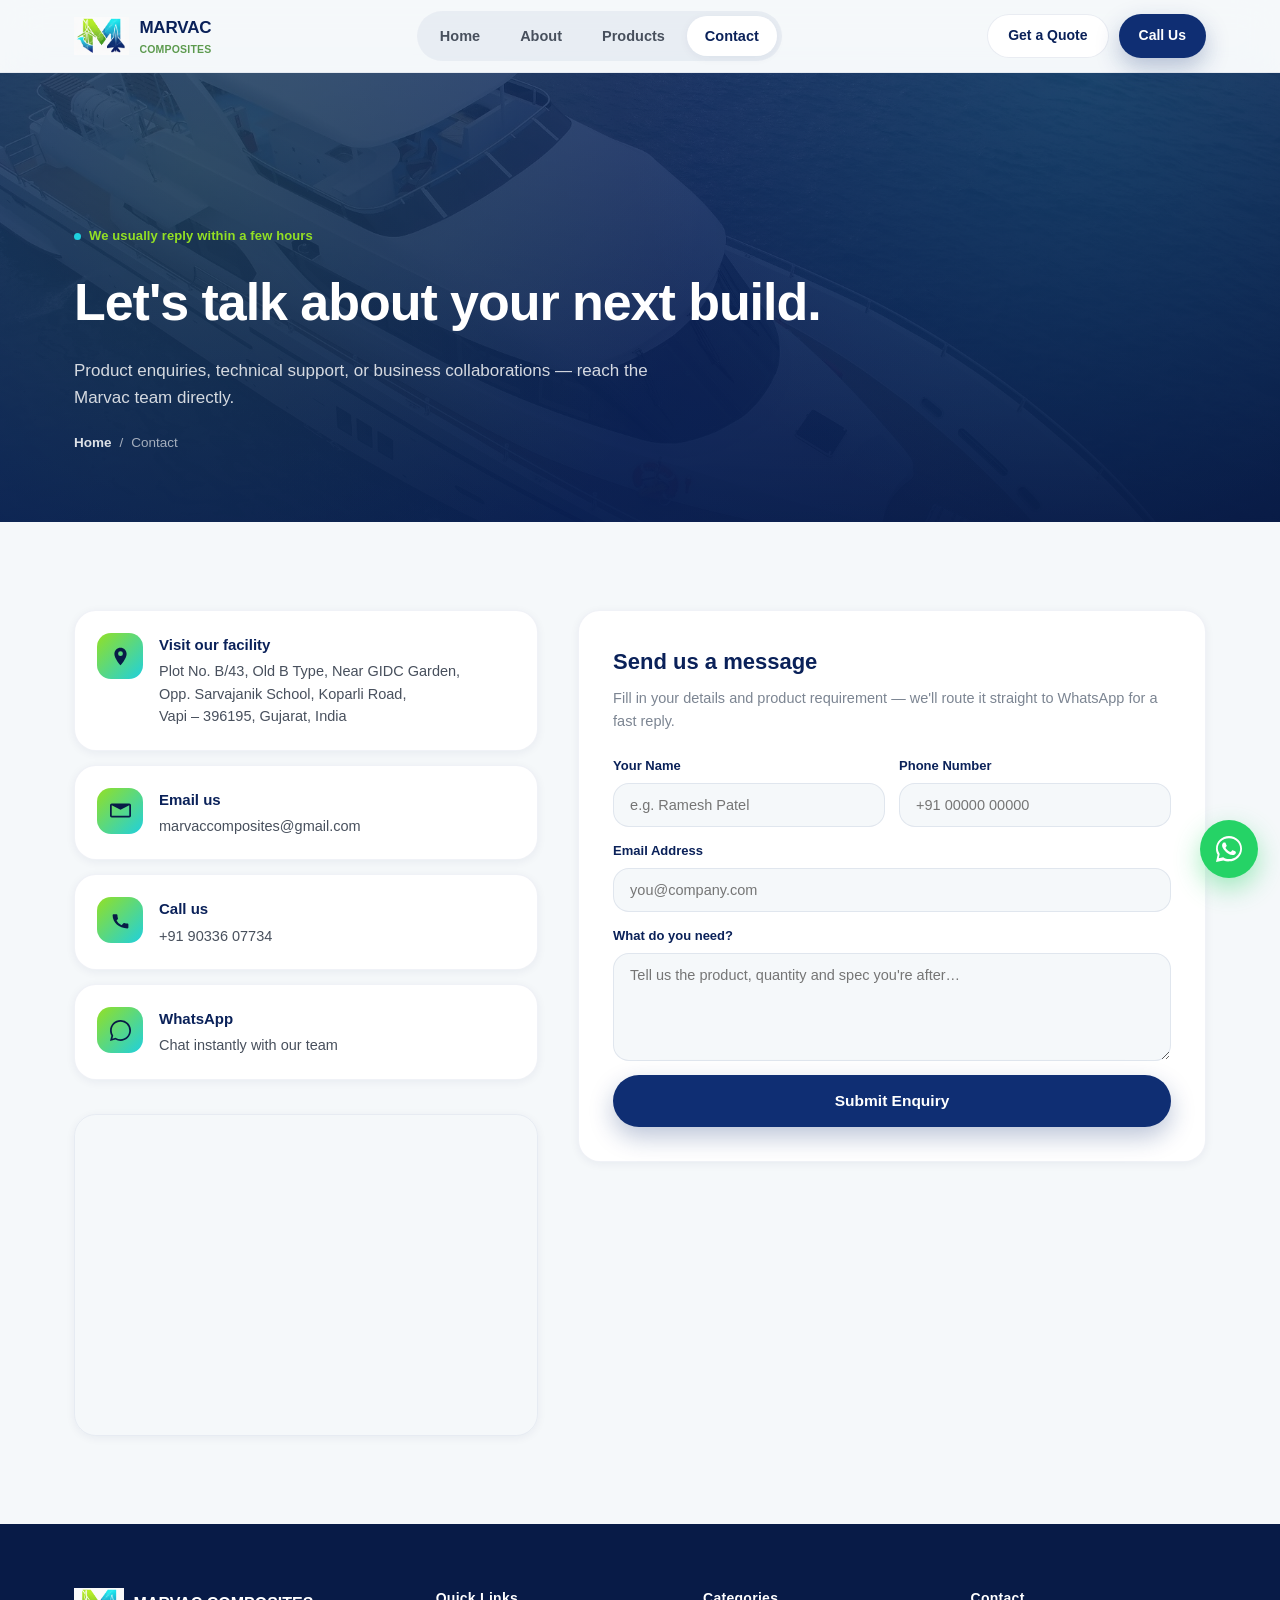
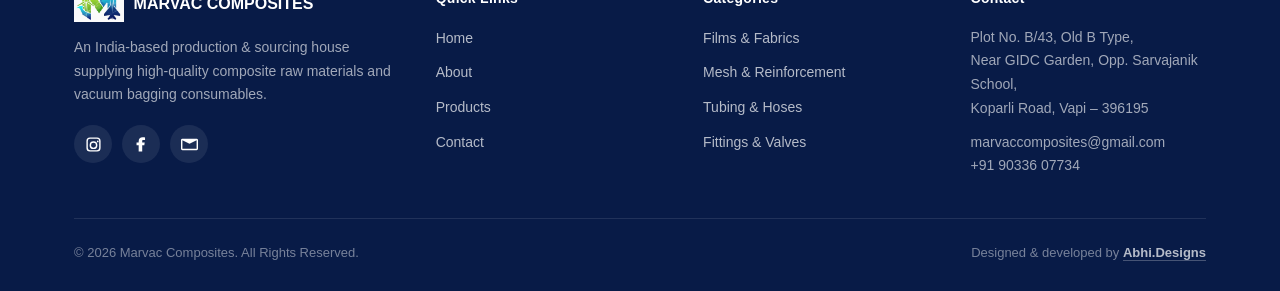
<file: contact.html>
<!DOCTYPE html>
<html lang="en">
<head>
<meta charset="UTF-8">
<meta name="viewport" content="width=device-width, initial-scale=1.0">
<title>Contact | Marvac Composites</title>
<meta name="description" content="Get in touch with Marvac Composites for product enquiries, technical support, and business collaborations.">
<link rel="icon" href="images/logo-mark.png">
<link rel="stylesheet" href="css/style.css">
</head>
<body>

<!-- ================= HEADER ================= -->
<header class="site-header">
  <div class="wrap nav-row">
    <a href="index.html" class="brand">
      <img src="images/logo-mark.png" alt="Marvac Composites">
      <span>MARVAC<small>COMPOSITES</small></span>
    </a>
    <nav class="main-nav">
      <a href="index.html">Home</a>
      <a href="about.html">About</a>
      <a href="products.html">Products</a>
      <a href="contact.html">Contact</a>
    </nav>
    <div class="nav-actions">
      <a href="contact.html" class="btn btn--ghost btn--sm">Get a Quote</a>
      <a href="tel:+919033607734" class="btn btn--primary btn--sm">Call Us</a>
      <button class="nav-toggle" aria-label="Menu">
        <svg viewBox="0 0 24 24"><path d="M3 6h18v2H3zM3 11h18v2H3zM3 16h18v2H3z"/></svg>
      </button>
    </div>
  </div>
  <div class="mobile-panel">
    <a href="index.html">Home</a>
    <a href="about.html">About</a>
    <a href="products.html">Products</a>
    <a href="contact.html">Contact</a>
    <a href="tel:+919033607734" class="btn btn--primary btn--block">Call +91 90336 07734</a>
  </div>
</header>

<!-- ================= PAGE HERO ================= -->
<section class="page-hero">
  <div class="page-hero-media" style="background-image:url('images/hero/yacht.jpg');"></div>
  <div class="wrap">
    <span class="eyebrow">We usually reply within a few hours</span>
    <h1>Let's talk about your next build.</h1>
    <p>Product enquiries, technical support, or business collaborations — reach the Marvac team directly.</p>
    <div class="breadcrumb"><a href="index.html">Home</a> / <span>Contact</span></div>
  </div>
</section>

<!-- ================= CONTACT SECTION ================= -->
<section class="section">
  <div class="wrap">
    <div class="contact-grid">

      <!-- LEFT: contact details -->
      <div class="contact-list reveal">
        <div class="card contact-item">
          <div class="qi"><svg viewBox="0 0 24 24"><path d="M12 2C8.13 2 5 5.13 5 9c0 5.25 7 13 7 13s7-7.75 7-13c0-3.87-3.13-7-7-7zm0 9.5A2.5 2.5 0 1 1 12 6a2.5 2.5 0 0 1 0 5.5z"/></svg></div>
          <div>
            <h4>Visit our facility</h4>
            <p>Plot No. B/43, Old B Type, Near GIDC Garden,<br>Opp. Sarvajanik School, Koparli Road,<br>Vapi – 396195, Gujarat, India</p>
          </div>
        </div>

        <div class="card contact-item">
          <div class="qi"><svg viewBox="0 0 24 24"><path d="M2 4h20a2 2 0 0 1 2 2v12a2 2 0 0 1-2 2H2a2 2 0 0 1-2-2V6a2 2 0 0 1 2-2zm10 7L2 6v12h20V6l-10 5z"/></svg></div>
          <div>
            <h4>Email us</h4>
            <p><a href="mailto:marvaccomposites@gmail.com">marvaccomposites@gmail.com</a></p>
          </div>
        </div>

        <div class="card contact-item">
          <div class="qi"><svg viewBox="0 0 24 24"><path d="M6.62 10.79a15.54 15.54 0 0 0 6.59 6.59l2.2-2.2c.27-.27.67-.36 1.02-.24a11.36 11.36 0 0 0 3.58.57c.56 0 1.01.45 1.01 1.01v3.48c0 .56-.45 1.01-1.01 1.01C10.07 21.01 2.99 13.93 2.99 5.99c0-.56.45-1.01 1.01-1.01h3.49c.56 0 1.01.45 1.01 1.01 0 1.25.21 2.46.57 3.58.11.35.03.74-.25 1.02l-2.2 2.2z"/></svg></div>
          <div>
            <h4>Call us</h4>
            <p><a href="tel:+919033607734">+91 90336 07734</a></p>
          </div>
        </div>

        <div class="card contact-item">
          <div class="qi"><svg viewBox="0 0 24 24"><path d="M20.52 3.48A11.8 11.8 0 0 0 12.02 0C5.39 0 .02 5.37.02 12c0 2.11.55 4.17 1.6 5.99L0 24l6.18-1.61A11.94 11.94 0 0 0 12.02 24c6.63 0 12-5.37 12-12 0-3.2-1.25-6.22-3.5-8.52zM12.02 22c-1.85 0-3.66-.5-5.24-1.44l-.38-.22-3.67.96.98-3.58-.25-.37A9.94 9.94 0 0 1 2.02 12c0-5.52 4.48-10 10-10 2.67 0 5.18 1.04 7.07 2.93A9.93 9.93 0 0 1 22.02 12c0 5.52-4.48 10-10 10z"/></svg></div>
          <div>
            <h4>WhatsApp</h4>
            <p><a href="https://wa.me/+919033607734" target="_blank">Chat instantly with our team</a></p>
          </div>
        </div>

        <div class="map-card">
          <iframe src="https://www.google.com/maps?ll=20.3716,72.9091&z=17&output=embed" loading="lazy" title="Marvac Composites location"></iframe>
        </div>
      </div>

      <!-- RIGHT: form -->
      <div class="card contact-form-card reveal">
        <h2>Send us a message</h2>
        <p>Fill in your details and product requirement — we'll route it straight to WhatsApp for a fast reply.</p>
        <form id="whatsappForm">
          <div class="form-grid">
            <div class="field">
              <label for="name">Your Name</label>
              <input type="text" id="name" placeholder="e.g. Ramesh Patel" required>
            </div>
            <div class="field">
              <label for="phone">Phone Number</label>
              <input type="tel" id="phone" placeholder="+91 00000 00000">
            </div>
            <div class="field full">
              <label for="email">Email Address</label>
              <input type="email" id="email" placeholder="you@company.com" required>
            </div>
            <div class="field full">
              <label for="message">What do you need?</label>
              <textarea id="message" rows="5" placeholder="Tell us the product, quantity and spec you're after…" required></textarea>
            </div>
          </div>
          <button type="submit" class="btn btn--primary btn--block">Submit Enquiry</button>
        </form>
      </div>

    </div>
  </div>
</section>

<!-- ================= FOOTER ================= -->
<footer class="site-footer">
  <div class="wrap">
    <div class="footer-grid">
      <div>
        <div class="footer-brand">
          <img src="images/logo-mark.png" alt="Marvac Composites">
          <b>MARVAC COMPOSITES</b>
        </div>
        <p>An India-based production &amp; sourcing house supplying high-quality composite raw materials and vacuum bagging consumables.</p>
        <div class="footer-socials">
          <a href="https://www.instagram.com/marvac_composites?igsh=MXlsejM3eTQyZnpo&utm_source=qr" target="_blank" aria-label="Instagram">
            <svg viewBox="0 0 24 24"><path d="M7 2h10a5 5 0 0 1 5 5v10a5 5 0 0 1-5 5H7a5 5 0 0 1-5-5V7a5 5 0 0 1 5-5zm10 2H7a3 3 0 0 0-3 3v10a3 3 0 0 0 3 3h10a3 3 0 0 0 3-3V7a3 3 0 0 0-3-3zm-5 3.5a5.5 5.5 0 1 1 0 11a5.5 5.5 0 0 1 0-11zm0 2a3.5 3.5 0 1 0 0 7a3.5 3.5 0 0 0 0-7zM18 6.5a1.2 1.2 0 1 1 0 2.4a1.2 1.2 0 0 1 0-2.4z"/></svg>
          </a>
          <a href="javascript:void(0);" onclick="showUnavailable();" aria-label="Facebook">
            <svg viewBox="0 0 24 24"><path d="M13 22v-9h3l.5-4h-3.5V7c0-1 .3-1.5 1.6-1.5H17V2.1c-.7-.1-2-.2-3.4-.2-3.4 0-5.6 2-5.6 5.8V9H5v4h3v9h5z"/></svg>
          </a>
          <a href="mailto:marvaccomposites@gmail.com" aria-label="Email">
            <svg viewBox="0 0 24 24"><path d="M2 4h20a2 2 0 0 1 2 2v12a2 2 0 0 1-2 2H2a2 2 0 0 1-2-2V6a2 2 0 0 1 2-2zm10 7L2 6v12h20V6l-10 5z"/></svg>
          </a>
        </div>
      </div>
      <div>
        <h3>Quick Links</h3>
        <ul>
          <li><a href="index.html">Home</a></li>
          <li><a href="about.html">About</a></li>
          <li><a href="products.html">Products</a></li>
          <li><a href="contact.html">Contact</a></li>
        </ul>
      </div>
      <div>
        <h3>Categories</h3>
        <ul>
          <li><a href="products.html?cat=films">Films &amp; Fabrics</a></li>
          <li><a href="products.html?cat=mesh">Mesh &amp; Reinforcement</a></li>
          <li><a href="products.html?cat=tubing">Tubing &amp; Hoses</a></li>
          <li><a href="products.html?cat=fittings">Fittings &amp; Valves</a></li>
        </ul>
      </div>
      <div>
        <h3>Contact</h3>
        <p>Plot No. B/43, Old B Type,<br>Near GIDC Garden, Opp. Sarvajanik School,<br>Koparli Road, Vapi – 396195</p>
        <p style="margin-top:10px;">marvaccomposites@gmail.com<br>+91 90336 07734</p>
      </div>
    </div>
    <div class="footer-bottom">
      <span>© 2026 Marvac Composites. All Rights Reserved.</span>
      <span>Designed &amp; developed by <a href="https://www.instagram.com/abhi.designs_" target="_blank" rel="noopener" class="credit-link">Abhi.Designs</a></span>
    </div>
  </div>
</footer>

<a href="https://wa.me/+919033607734" target="_blank" class="wa-float" aria-label="WhatsApp">
  <svg viewBox="0 0 32 32" width="26" height="26" fill="#fff"><path d="M16 0C7.164 0 0 6.99 0 15.61c0 2.75.73 5.31 2.02 7.54L0 32l9.1-1.96A16.2 16.2 0 0 0 16 31.22c8.84 0 16-6.99 16-15.61C32 6.99 24.84 0 16 0zm0 28.44c-2.47 0-4.77-.7-6.71-1.9l-.48-.3-5.4 1.16 1.15-5.24-.32-.52a12.9 12.9 0 0 1-2-6.03c0-7.07 5.92-12.83 13.76-12.83 7.59 0 13.76 5.76 13.76 12.83 0 7.07-6.17 12.83-13.76 12.83zm7.58-9.53c-.42-.21-2.48-1.2-2.87-1.34-.38-.14-.66-.21-.94.21-.27.42-1.08 1.34-1.32 1.62-.24.28-.48.31-.9.1-.42-.21-1.76-.64-3.35-2.04-1.24-1.08-2.07-2.41-2.31-2.83-.24-.42-.02-.64.18-.85.19-.19.42-.48.63-.72.21-.24.28-.42.42-.7.14-.28.07-.52-.03-.73-.1-.21-.94-2.21-1.29-3.03-.34-.81-.69-.7-.94-.71h-.8c-.28 0-.73.1-1.11.52-.38.42-1.46 1.41-1.46 3.43s1.5 3.98 1.71 4.26c.21.28 2.95 4.43 7.15 6.22 1 .43 1.78.69 2.39.88 1 .31 1.9.27 2.62.16.8-.12 2.48-1 2.83-1.97.35-.97.35-1.8.24-1.97-.1-.17-.38-.28-.8-.48z"/></svg>
</a>
<button id="topBtn" class="top-btn" aria-label="Back to top">↑</button>

<script src="js/main.js"></script>
<script>
  document.getElementById("whatsappForm").addEventListener("submit", function (e) {
    e.preventDefault();
    var name = document.getElementById("name").value;
    var email = document.getElementById("email").value;
    var phone = document.getElementById("phone").value;
    var message = document.getElementById("message").value;
    var whatsappNumber = "919033607734";
    var fullMessage =
      "New Enquiry from Website:%0A%0A" +
      "Name: " + name + "%0A" +
      "Email: " + email + "%0A" +
      "Phone: " + phone + "%0A" +
      "Message: " + message;
    window.open("https://wa.me/" + whatsappNumber + "?text=" + fullMessage, "_blank");
  });
</script>
</body>
</html>
</file>
<file: css/style.css>
/* ==========================================================================
   MARVAC COMPOSITES — Design System
   Palette drawn from the brand mark: turbine lime, jet-stream cyan,
   deep aerospace navy, and the sustainability green of the tagline.
   ========================================================================== */

:root{
  /* ---- Brand palette ---- */
  --navy:        #0F2E73;
  --navy-2:      #0A2159;
  --navy-3:      #081b47;
  --cyan:        #1FD0DE;
  --cyan-2:      #12AFC0;
  --lime:        #93E024;
  --lime-2:      #6FB82C;
  --green:       #5C9A4E;
  --slate:       #4B5565;

  /* ---- Neutrals ---- */
  --ink:         #101521;
  --ink-soft:    #48505D;
  --ink-faint:   #7C8592;
  --bg:          #F5F8FA;
  --bg-warm:     #F3F6F5;
  --surface:     #FFFFFF;
  --line:        rgba(15,46,115,0.09);
  --line-soft:   rgba(15,46,115,0.06);

  /* ---- Effects ---- */
  --shadow-sm:   0 2px 10px rgba(10,33,89,0.06);
  --shadow-md:   0 12px 28px rgba(10,33,89,0.10);
  --shadow-lg:   0 24px 60px rgba(10,33,89,0.16);
  --radius-xl:   28px;
  --radius-lg:   22px;
  --radius-md:   16px;
  --radius-sm:   12px;
  --radius-pill: 999px;

  /* ---- Gradients ---- */
  --grad-eco:    linear-gradient(135deg, var(--lime) 0%, var(--cyan) 100%);
  --grad-sky:    linear-gradient(135deg, var(--cyan) 0%, var(--navy) 100%);
  --grad-deep:   linear-gradient(160deg, var(--navy) 0%, var(--navy-3) 100%);
  --grad-mesh:   radial-gradient(circle at 15% 20%, rgba(147,224,36,0.16), transparent 45%),
                 radial-gradient(circle at 85% 0%, rgba(31,208,222,0.18), transparent 40%),
                 radial-gradient(circle at 50% 100%, rgba(15,46,115,0.10), transparent 50%);

  --font: -apple-system, BlinkMacSystemFont, "SF Pro Display", "SF Pro Text",
          "Inter", "Segoe UI", Roboto, Helvetica, Arial, sans-serif;
}

/* ---------------------------------------------------------------------- */
/* Reset                                                                   */
/* ---------------------------------------------------------------------- */
*, *::before, *::after{ box-sizing: border-box; }
html{ scroll-behavior: smooth; -webkit-text-size-adjust: 100%; }
body{
  margin: 0;
  font-family: var(--font);
  color: var(--ink);
  background: var(--bg);
  -webkit-font-smoothing: antialiased;
  line-height: 1.55;
}
img{ max-width: 100%; display: block; }
a{ color: inherit; text-decoration: none; }
ul, ol{ margin: 0; padding: 0; list-style: none; }
h1, h2, h3, h4, p{ margin: 0; }
button{ font-family: inherit; cursor: pointer; }
input, textarea{ font-family: inherit; }

:focus-visible{
  outline: 2.5px solid var(--cyan-2);
  outline-offset: 3px;
  border-radius: 6px;
}

@media (prefers-reduced-motion: reduce){
  *{ animation-duration: 0.001ms !important; transition-duration: 0.001ms !important; scroll-behavior: auto !important; }
}

/* ---------------------------------------------------------------------- */
/* Layout helpers                                                          */
/* ---------------------------------------------------------------------- */
.wrap{
  width: 100%;
  max-width: 1180px;
  margin: 0 auto;
  padding: 0 24px;
}
.section{ padding: 88px 0; }
.section--tight{ padding: 56px 0; }
@media (max-width: 720px){
  .section{ padding: 60px 0; }
  .section--tight{ padding: 40px 0; }
  .wrap{ padding: 0 20px; }
}

.eyebrow{
  display: inline-flex;
  align-items: center;
  gap: 8px;
  font-size: 13px;
  font-weight: 600;
  color: var(--cyan-2);
  letter-spacing: 0.01em;
}
.eyebrow::before{
  content: "";
  width: 7px; height: 7px;
  border-radius: 50%;
  background: var(--grad-eco);
  flex-shrink: 0;
}

.section-head{
  max-width: 640px;
  margin-bottom: 44px;
}
.section-head h2{
  font-size: clamp(28px, 4vw, 40px);
  font-weight: 800;
  letter-spacing: -0.02em;
  line-height: 1.15;
  color: var(--navy-2);
  margin-top: 10px;
}
.section-head p{
  margin-top: 14px;
  font-size: 17px;
  color: var(--ink-soft);
}
.section-head.center{ margin-left: auto; margin-right: auto; text-align: center; }

/* ---------------------------------------------------------------------- */
/* Buttons                                                                 */
/* ---------------------------------------------------------------------- */
.btn{
  display: inline-flex;
  align-items: center;
  justify-content: center;
  gap: 8px;
  height: 52px;
  padding: 0 26px;
  border-radius: var(--radius-pill);
  font-size: 15.5px;
  font-weight: 600;
  border: none;
  transition: transform 0.22s cubic-bezier(.2,.8,.2,1), box-shadow 0.22s, background 0.22s, opacity 0.22s;
  white-space: nowrap;
}
.btn:active{ transform: scale(0.96); }

.btn--primary{
  background: var(--navy);
  color: #fff;
  box-shadow: 0 10px 24px rgba(15,46,115,0.28);
}
.btn--primary:hover{ background: var(--navy-2); box-shadow: 0 14px 30px rgba(15,46,115,0.34); }

.btn--eco{
  background: var(--grad-eco);
  color: var(--navy-3);
  box-shadow: 0 10px 24px rgba(147,224,36,0.30);
}
.btn--eco:hover{ filter: brightness(1.04); }

.btn--glass{
  background: rgba(255,255,255,0.14);
  color: #fff;
  border: 1px solid rgba(255,255,255,0.4);
  backdrop-filter: blur(14px);
  -webkit-backdrop-filter: blur(14px);
}
.btn--glass:hover{ background: rgba(255,255,255,0.22); }

.btn--ghost{
  background: var(--surface);
  color: var(--navy-2);
  border: 1.5px solid var(--line);
}
.btn--ghost:hover{ border-color: var(--cyan-2); color: var(--cyan-2); }

.btn--sm{ height: 44px; padding: 0 20px; font-size: 14.5px; }
.btn--block{ width: 100%; }

/* ---------------------------------------------------------------------- */
/* Header / Nav                                                           */
/* ---------------------------------------------------------------------- */
.site-header{
  position: sticky;
  top: 0;
  z-index: 100;
  background: rgba(246,249,250,0.72);
  backdrop-filter: saturate(180%) blur(20px);
  -webkit-backdrop-filter: saturate(180%) blur(20px);
  border-bottom: 1px solid rgba(15,46,115,0.07);
}
.nav-row{
  display: flex;
  align-items: center;
  justify-content: space-between;
  height: 72px;
  gap: 20px;
}
.brand{
  display: flex;
  align-items: center;
  gap: 10px;
  font-weight: 800;
  font-size: 17px;
  color: var(--navy-2);
  letter-spacing: -0.01em;
  flex-shrink: 0;
}
.brand img{ height: 38px; width: auto; }
.brand small{
  display: block;
  font-size: 10.5px;
  font-weight: 600;
  color: var(--green);
  letter-spacing: 0.02em;
}

.main-nav{
  display: flex;
  align-items: center;
  gap: 4px;
  background: rgba(15,46,115,0.05);
  padding: 5px;
  border-radius: var(--radius-pill);
}
.main-nav a{
  padding: 9px 18px;
  border-radius: var(--radius-pill);
  font-size: 14.5px;
  font-weight: 600;
  color: var(--ink-soft);
  transition: background 0.2s, color 0.2s;
}
.main-nav a:hover{ color: var(--navy-2); }
.main-nav a.active{
  background: var(--surface);
  color: var(--navy-2);
  box-shadow: var(--shadow-sm);
}

.nav-actions{ display: flex; align-items: center; gap: 10px; flex-shrink: 0; }
.nav-actions .btn{ height: 44px; padding: 0 20px; font-size: 14px; }

.nav-toggle{
  display: none;
  width: 42px; height: 42px;
  border-radius: 50%;
  border: none;
  background: rgba(15,46,115,0.06);
  align-items: center;
  justify-content: center;
  flex-shrink: 0;
}
.nav-toggle svg{ width: 20px; height: 20px; fill: var(--navy-2); }

.mobile-panel{
  display: none;
  flex-direction: column;
  gap: 4px;
  padding: 10px 20px 20px;
  background: rgba(246,249,250,0.98);
  border-top: 1px solid var(--line);
}
.mobile-panel a{
  padding: 13px 6px;
  font-weight: 600;
  font-size: 16px;
  color: var(--ink-soft);
  border-bottom: 1px solid var(--line-soft);
}
.mobile-panel a.active{ color: var(--cyan-2); }
.mobile-panel .btn{ margin-top: 12px; }

@media (max-width: 900px){
  .main-nav{ display: none; }
  .nav-actions .btn--ghost{ display: none; }
  .nav-toggle{ display: inline-flex; }
  body.menu-open .mobile-panel{ display: flex; }
}

/* ---------------------------------------------------------------------- */
/* Hero (home)                                                            */
/* ---------------------------------------------------------------------- */
.hero{
  position: relative;
  min-height: 92vh;
  display: flex;
  align-items: flex-end;
  overflow: hidden;
  background: var(--navy-3);
}
.hero-media{
  position: absolute; inset: 0;
  background-size: cover;
  background-position: center 62%;
}
.hero-media::after{
  content: "";
  position: absolute; inset: 0;
  background:
    linear-gradient(180deg, rgba(8,27,71,0.55) 0%, rgba(8,27,71,0.35) 32%, rgba(8,27,71,0.88) 100%),
    linear-gradient(100deg, rgba(8,27,71,0.75) 0%, rgba(8,27,71,0.15) 55%);
}
.hero-content{
  position: relative;
  z-index: 2;
  padding: 120px 0 56px;
  width: 100%;
  color: #fff;
}
.hero-content .eyebrow{ color: var(--lime); }
.hero-content .eyebrow::before{ background: var(--cyan); }
.hero-content h1{
  font-size: clamp(38px, 6vw, 68px);
  font-weight: 800;
  letter-spacing: -0.03em;
  line-height: 1.04;
  max-width: 820px;
  margin-top: 16px;
}
.hero-content p{
  margin-top: 20px;
  max-width: 560px;
  font-size: 18px;
  color: rgba(255,255,255,0.86);
}
.hero-cta{ display: flex; gap: 12px; margin-top: 32px; flex-wrap: wrap; }

.hero-stats{
  position: relative;
  z-index: 2;
  display: grid;
  grid-template-columns: repeat(4, 1fr);
  gap: 1px;
  background: rgba(255,255,255,0.14);
  border-top: 1px solid rgba(255,255,255,0.16);
  backdrop-filter: blur(16px);
  -webkit-backdrop-filter: blur(16px);
}
.hero-stat{
  background: rgba(8,27,71,0.55);
  padding: 22px 20px;
  text-align: left;
}
.hero-stat b{
  display: block;
  font-size: clamp(20px, 2.6vw, 28px);
  color: #fff;
  font-weight: 800;
  letter-spacing: -0.02em;
}
.hero-stat span{
  font-size: 12.5px;
  color: rgba(255,255,255,0.72);
  font-weight: 500;
}
@media (max-width: 720px){
  .hero{ min-height: auto; padding-top: 0; }
  .hero-content{ padding: 100px 0 40px; }
  .hero-stats{ grid-template-columns: repeat(2, 1fr); }
}

/* ---------------------------------------------------------------------- */
/* Page hero (inner pages)                                                */
/* ---------------------------------------------------------------------- */
.page-hero{
  position: relative;
  padding: 150px 0 68px;
  overflow: hidden;
  background: var(--grad-deep);
  color: #fff;
}
.page-hero::before{
  content: "";
  position: absolute; inset: 0;
  background: var(--grad-mesh);
}
.page-hero-media{
  position: absolute; inset: 0;
  background-size: cover;
  background-position: center;
  opacity: 0.34;
}
.page-hero-media::after{
  content:"";
  position:absolute; inset:0;
  background: linear-gradient(180deg, rgba(8,27,71,0.55), rgba(8,27,71,0.94));
}
.page-hero > .wrap{ position: relative; z-index: 2; }
.page-hero .eyebrow{ color: var(--lime); }
.page-hero .eyebrow::before{ background: var(--cyan); }
.page-hero h1{
  font-size: clamp(32px, 5vw, 52px);
  font-weight: 800;
  letter-spacing: -0.02em;
  margin-top: 14px;
  max-width: 760px;
}
.page-hero p{
  margin-top: 16px;
  max-width: 580px;
  font-size: 17px;
  color: rgba(255,255,255,0.82);
}
.breadcrumb{
  margin-top: 22px;
  font-size: 13.5px;
  color: rgba(255,255,255,0.62);
  display: flex; gap: 8px; flex-wrap: wrap;
}
.breadcrumb a{ color: rgba(255,255,255,0.86); font-weight: 600; }
.breadcrumb a:hover{ color: var(--cyan); }

/* ---------------------------------------------------------------------- */
/* Cards                                                                   */
/* ---------------------------------------------------------------------- */
.card{
  background: var(--surface);
  border-radius: var(--radius-lg);
  border: 1px solid var(--line-soft);
  box-shadow: var(--shadow-sm);
  transition: transform 0.28s cubic-bezier(.2,.8,.2,1), box-shadow 0.28s;
}
.card:hover{ transform: translateY(-4px); box-shadow: var(--shadow-md); }

/* Industry tiles */
.industry-grid{
  display: grid;
  grid-template-columns: repeat(4, 1fr);
  gap: 18px;
}
.industry-tile{
  padding: 30px 24px;
  text-align: left;
}
.industry-icon{
  width: 56px; height: 56px;
  border-radius: 18px;
  display: flex; align-items: center; justify-content: center;
  margin-bottom: 20px;
}
.industry-icon svg{ width: 28px; height: 28px; }
.industry-icon.i-wind{ background: var(--grad-eco); }
.industry-icon.i-wind svg{ fill: var(--navy-3); }
.industry-icon.i-air{ background: var(--grad-sky); }
.industry-icon.i-air svg{ fill: #fff; }
.industry-icon.i-marine{ background: linear-gradient(135deg, var(--cyan) 0%, var(--cyan-2) 100%); }
.industry-icon.i-marine svg{ fill: var(--navy-3); }
.industry-icon.i-rail{ background: linear-gradient(135deg, var(--navy) 0%, var(--slate) 100%); }
.industry-icon.i-rail svg{ fill: #fff; }
.industry-tile h3{ font-size: 18px; font-weight: 700; color: var(--navy-2); }
.industry-tile p{ margin-top: 8px; font-size: 14.5px; color: var(--ink-soft); }

@media (max-width: 980px){ .industry-grid{ grid-template-columns: repeat(2, 1fr); } }
@media (max-width: 560px){ .industry-grid{ grid-template-columns: 1fr; } }

/* Category scroller (home) */
.cat-scroll{
  display: grid;
  grid-template-columns: repeat(6, minmax(190px, 1fr));
  gap: 16px;
  overflow-x: auto;
  padding-bottom: 8px;
  scroll-snap-type: x proximity;
}
.cat-scroll::-webkit-scrollbar{ height: 6px; }
.cat-scroll::-webkit-scrollbar-thumb{ background: var(--line); border-radius: 4px; }
.cat-card{
  scroll-snap-align: start;
  padding: 26px 20px;
  min-height: 168px;
  display: flex;
  flex-direction: column;
  justify-content: space-between;
  color: #fff;
  position: relative;
  overflow: hidden;
}
.cat-card .cat-num{
  font-size: 12px;
  font-weight: 700;
  opacity: 0.72;
  letter-spacing: 0.04em;
}
.cat-card h3{ font-size: 18px; font-weight: 700; margin-top: auto; letter-spacing: -0.01em; }
.cat-card span.count{ font-size: 12.5px; opacity: 0.78; margin-top: 4px; display:block; }
.cat-card:nth-child(1){ background: linear-gradient(140deg, #1a3f8f, #0F2E73); }
.cat-card:nth-child(2){ background: linear-gradient(140deg, #17877f, #0c5a58); }
.cat-card:nth-child(3){ background: linear-gradient(140deg, #b98a1f, #8a5f14); }
.cat-card:nth-child(4){ background: linear-gradient(140deg, #1a6fa8, #0d3f66); }
.cat-card:nth-child(5){ background: linear-gradient(140deg, #495a75, #2b374a); }
.cat-card:nth-child(6){ background: linear-gradient(140deg, #4c8a3a, #315c25); }

@media (max-width: 720px){
  .cat-scroll{ grid-auto-flow: column; grid-template-columns: none; grid-auto-columns: 74%; }
}

/* Pillars (why-choose) */
.pillar-grid{
  display: grid;
  grid-template-columns: repeat(3, 1fr);
  gap: 20px;
}
.pillar{ padding: 32px 26px; }
.pillar .pillar-index{
  font-size: 13px; font-weight: 800; color: var(--cyan-2);
  letter-spacing: 0.03em;
}
.pillar h3{ font-size: 20px; font-weight: 700; color: var(--navy-2); margin-top: 12px; }
.pillar p{ margin-top: 10px; font-size: 15px; color: var(--ink-soft); }
@media (max-width: 860px){ .pillar-grid{ grid-template-columns: 1fr; } }

/* Quick action cards */
.quick-grid{ display: grid; grid-template-columns: repeat(3, 1fr); gap: 16px; }
.quick-card{
  display: flex; align-items: center; gap: 16px;
  padding: 20px 22px;
}
.quick-card .qi{
  width: 48px; height: 48px; border-radius: 14px;
  background: rgba(15,46,115,0.06);
  display: flex; align-items: center; justify-content: center; flex-shrink: 0;
}
.quick-card .qi svg{ width: 22px; height: 22px; fill: var(--navy); }
.quick-card h4{ font-size: 15.5px; font-weight: 700; color: var(--navy-2); }
.quick-card p{ font-size: 13px; color: var(--ink-faint); margin-top: 2px; }
.quick-card .qarrow{ margin-left: auto; color: var(--ink-faint); font-size: 18px; }
@media (max-width: 860px){ .quick-grid{ grid-template-columns: 1fr; } }

/* ---------------------------------------------------------------------- */
/* Banner / CTA strip                                                     */
/* ---------------------------------------------------------------------- */
.banner{
  position: relative;
  border-radius: var(--radius-xl);
  overflow: hidden;
  padding: 64px 48px;
  background: var(--grad-deep);
  color: #fff;
  isolation: isolate;
}
.banner::before{ content:""; position:absolute; inset:0; background: var(--grad-mesh); z-index: -1; }
.banner h2{ font-size: clamp(24px, 3.6vw, 34px); font-weight: 800; letter-spacing: -0.02em; max-width: 520px; }
.banner p{ margin-top: 12px; color: rgba(255,255,255,0.78); max-width: 480px; }
.banner-row{ display: flex; justify-content: space-between; align-items: center; gap: 24px; flex-wrap: wrap; }
.banner .btn-group{ display:flex; gap: 12px; flex-wrap: wrap; }
@media (max-width: 720px){ .banner{ padding: 40px 26px; } }

/* ---------------------------------------------------------------------- */
/* Footer                                                                  */
/* ---------------------------------------------------------------------- */
.site-footer{
  background: var(--navy-3);
  color: rgba(255,255,255,0.72);
  padding: 64px 0 28px;
}
.footer-grid{
  display: grid;
  grid-template-columns: 1.4fr 1fr 1fr 1fr;
  gap: 32px;
  padding-bottom: 40px;
  border-bottom: 1px solid rgba(255,255,255,0.1);
}
.footer-brand{ display: flex; align-items: center; gap: 10px; margin-bottom: 14px; }
.footer-brand img{ height: 34px; }
.footer-brand b{ color: #fff; font-size: 16px; }
.site-footer h3{
  color: #fff; font-size: 14px; font-weight: 700;
  letter-spacing: 0.02em; margin-bottom: 16px;
}
.site-footer p{ font-size: 14px; line-height: 1.7; color: rgba(255,255,255,0.62); }
.site-footer ul li{ margin-bottom: 10px; }
.site-footer ul a{ font-size: 14px; color: rgba(255,255,255,0.7); transition: color 0.2s; }
.site-footer ul a:hover{ color: var(--cyan); }
.footer-socials{ display: flex; gap: 10px; margin-top: 18px; }
.footer-socials a{
  width: 38px; height: 38px; border-radius: 50%;
  background: rgba(255,255,255,0.08);
  display: flex; align-items: center; justify-content: center;
  transition: background 0.2s;
}
.footer-socials a:hover{ background: var(--cyan); }
.footer-socials svg{ width: 17px; height: 17px; fill: #fff; }
.footer-bottom{
  display: flex; justify-content: space-between; align-items: center;
  padding-top: 24px; font-size: 13px; color: rgba(255,255,255,0.45);
  flex-wrap: wrap; gap: 10px;
}
.credit-link{
  color: rgba(255,255,255,0.7);
  font-weight: 600;
  border-bottom: 1px solid rgba(255,255,255,0.25);
  transition: color 0.2s, border-color 0.2s;
}
.credit-link:hover{ color: var(--cyan); border-color: var(--cyan); }
@media (max-width: 860px){
  .footer-grid{ grid-template-columns: 1fr 1fr; }
}
@media (max-width: 560px){
  .footer-grid{ grid-template-columns: 1fr; }
}

/* ---------------------------------------------------------------------- */
/* Floating actions                                                        */
/* ---------------------------------------------------------------------- */
.wa-float{
  position: fixed;
  right: 22px; bottom: 22px;
  width: 58px; height: 58px;
  border-radius: 50%;
  background: #25D366;
  display: flex; align-items: center; justify-content: center;
  box-shadow: 0 10px 26px rgba(37,211,102,0.42);
  z-index: 90;
  transition: transform 0.2s;
}
.wa-float:hover{ transform: scale(1.07); }

.top-btn{
  position: fixed;
  right: 22px; bottom: 90px;
  width: 44px; height: 44px;
  border-radius: 50%;
  background: rgba(15,46,115,0.85);
  color: #fff;
  border: none;
  font-size: 18px;
  display: none;
  align-items: center; justify-content: center;
  box-shadow: var(--shadow-md);
  z-index: 90;
  backdrop-filter: blur(6px);
}
.top-btn.show{ display: flex; }

/* ---------------------------------------------------------------------- */
/* About page                                                              */
/* ---------------------------------------------------------------------- */
.story-row{
  display: grid;
  grid-template-columns: 1fr 1fr;
  gap: 56px;
  align-items: center;
}
.story-row + .story-row{ margin-top: 72px; }
.story-row.reverse .story-media{ order: 2; }
.story-media img{
  border-radius: var(--radius-xl);
  box-shadow: var(--shadow-lg);
  aspect-ratio: 4/3.1;
  object-fit: cover;
  width: 100%;
}
.story-copy .eyebrow{ margin-bottom: 12px; }
.story-copy h2{
  font-size: clamp(24px, 3.4vw, 32px);
  font-weight: 800;
  color: var(--navy-2);
  letter-spacing: -0.02em;
  line-height: 1.2;
}
.story-copy p{ margin-top: 14px; color: var(--ink-soft); font-size: 16px; }
.story-copy ul{ margin-top: 18px; display: flex; flex-direction: column; gap: 12px; }
.story-copy ul li{
  display: flex; gap: 12px; align-items: flex-start;
  font-size: 15px; color: var(--ink-soft);
}
.story-copy ul li .dot{
  flex-shrink: 0; width: 22px; height: 22px; border-radius: 7px;
  background: var(--grad-eco); margin-top: 2px;
  display: flex; align-items: center; justify-content: center;
}
.story-copy ul li .dot svg{ width: 12px; height: 12px; fill: var(--navy-3); }
.story-copy ul li strong{ color: var(--navy-2); }

@media (max-width: 860px){
  .story-row, .story-row.reverse{ grid-template-columns: 1fr; }
  .story-row.reverse .story-media{ order: 0; }
}

.promise-grid{
  display: grid;
  grid-template-columns: repeat(3, 1fr);
  gap: 20px;
  margin-top: 20px;
}
.promise-card{ padding: 30px 24px; }
.promise-card .num{
  width: 40px; height: 40px; border-radius: 12px;
  background: var(--navy);
  color: #fff; font-weight: 800; font-size: 15px;
  display: flex; align-items: center; justify-content: center;
  margin-bottom: 18px;
}
.promise-card h3{ font-size: 17px; font-weight: 700; color: var(--navy-2); }
.promise-card p{ margin-top: 8px; font-size: 14.5px; color: var(--ink-soft); }
@media (max-width: 860px){ .promise-grid{ grid-template-columns: 1fr; } }

.timeline-strip{
  display: flex;
  justify-content: space-between;
  gap: 12px;
  padding: 28px 0;
  flex-wrap: wrap;
}
.timeline-item{ flex: 1; min-width: 140px; text-align: left; padding: 0 16px; border-left: 2px solid var(--line); }
.timeline-item b{ display:block; font-size: 22px; font-weight: 800; color: var(--navy-2); }
.timeline-item span{ font-size: 13.5px; color: var(--ink-faint); }

/* ---------------------------------------------------------------------- */
/* Products listing                                                       */
/* ---------------------------------------------------------------------- */
.filter-bar{
  position: sticky;
  top: 72px;
  z-index: 40;
  background: rgba(245,248,250,0.9);
  backdrop-filter: blur(14px);
  -webkit-backdrop-filter: blur(14px);
  padding: 18px 0;
  border-bottom: 1px solid var(--line-soft);
}
.filter-row{ display: flex; align-items: center; gap: 14px; flex-wrap: wrap; }
.search-box{
  flex-shrink: 0;
  display: flex; align-items: center; gap: 8px;
  background: var(--surface);
  border: 1.5px solid var(--line);
  border-radius: var(--radius-pill);
  padding: 0 18px;
  height: 46px;
  min-width: 220px;
}
.search-box svg{ width: 16px; height: 16px; fill: var(--ink-faint); flex-shrink: 0; }
.search-box input{
  border: none; outline: none; background: transparent;
  font-size: 14.5px; width: 100%; color: var(--ink);
}
.chip-row{ display: flex; gap: 8px; flex-wrap: wrap; }
.chip{
  height: 40px;
  padding: 0 18px;
  border-radius: var(--radius-pill);
  background: var(--surface);
  border: 1.5px solid var(--line);
  font-size: 14px;
  font-weight: 600;
  color: var(--ink-soft);
  display: flex; align-items: center;
  transition: all 0.2s;
}
.chip:hover{ border-color: var(--cyan-2); }
.chip.active{
  background: var(--navy);
  border-color: var(--navy);
  color: #fff;
}
.result-count{ font-size: 13.5px; color: var(--ink-faint); margin: 20px 0 4px; }

.product-grid{
  display: grid;
  grid-template-columns: repeat(4, 1fr);
  gap: 20px;
  margin-top: 20px;
}
.product-card{ overflow: hidden; display: flex; flex-direction: column; }
.product-card .pc-img{
  aspect-ratio: 1/0.86;
  overflow: hidden;
  background: linear-gradient(140deg, #eef2f5, #e3e9ee);
  position: relative;
}
.product-card .pc-img img{ width: 100%; height: 100%; object-fit: cover; transition: transform 0.4s ease; }
.product-card:hover .pc-img img{ transform: scale(1.06); }
.product-card .pc-icon{ width: 100%; height: 100%; display:flex; align-items:center; justify-content:center; }
.product-card .pc-icon svg{ width: 64px; height: 64px; }
.pc-tag{
  position: absolute; top: 12px; left: 12px;
  background: rgba(255,255,255,0.92);
  padding: 5px 12px;
  border-radius: var(--radius-pill);
  font-size: 11px; font-weight: 700;
  color: var(--navy-2);
  letter-spacing: 0.02em;
}
.pc-body{ padding: 18px 18px 20px; display: flex; flex-direction: column; gap: 8px; flex: 1; }
.pc-body h3{ font-size: 16.5px; font-weight: 700; color: var(--navy-2); letter-spacing: -0.01em; }
.pc-body p{ font-size: 13.5px; color: var(--ink-soft); flex: 1; }
.pc-link{
  display: flex; align-items: center; gap: 6px;
  font-size: 13.5px; font-weight: 700; color: var(--cyan-2);
  margin-top: 4px;
}
.pc-link svg{ width: 13px; height: 13px; fill: var(--cyan-2); transition: transform 0.2s; }
.product-card:hover .pc-link svg{ transform: translateX(3px); }

.empty-state{
  text-align: center;
  padding: 70px 20px;
  color: var(--ink-faint);
}
.empty-state h3{ color: var(--navy-2); font-size: 19px; margin-bottom: 8px; }

@media (max-width: 1040px){ .product-grid{ grid-template-columns: repeat(3, 1fr); } }
@media (max-width: 760px){ .product-grid{ grid-template-columns: repeat(2, 1fr); } .filter-bar{ top: 0; } }
@media (max-width: 480px){ .product-grid{ grid-template-columns: 1fr 1fr; gap: 12px; } .pc-body{ padding: 13px 13px 15px; } }

/* ---------------------------------------------------------------------- */
/* Product detail                                                          */
/* ---------------------------------------------------------------------- */
.product-detail{
  display: grid;
  grid-template-columns: 1fr 1fr;
  gap: 56px;
  align-items: flex-start;
}
.pd-media{
  position: sticky; top: 100px;
  border-radius: var(--radius-xl);
  overflow: hidden;
  box-shadow: var(--shadow-lg);
  aspect-ratio: 1/0.92;
  background: linear-gradient(140deg, #eef2f5, #e3e9ee);
}
.pd-media img{ width: 100%; height: 100%; object-fit: cover; }
.pd-media .pc-icon{ width: 100%; height: 100%; display:flex; align-items:center; justify-content:center; }
.pd-media .pc-icon svg{ width: 120px; height: 120px; }
.pd-gallery{ display: grid; grid-template-columns: repeat(4, 1fr); gap: 10px; margin-top: 12px; }
.pd-gallery img{
  border-radius: var(--radius-sm); aspect-ratio: 1/1; object-fit: cover;
  box-shadow: var(--shadow-sm);
}

.pd-tag{
  display: inline-block;
  background: rgba(15,46,115,0.07);
  color: var(--navy-2);
  font-size: 12.5px; font-weight: 700;
  padding: 6px 14px;
  border-radius: var(--radius-pill);
}
.pd-info h1{
  font-size: clamp(28px, 4vw, 38px);
  font-weight: 800;
  color: var(--navy-2);
  letter-spacing: -0.02em;
  margin-top: 14px;
}
.pd-info .tagline{ font-size: 17px; color: var(--green); font-weight: 600; margin-top: 8px; }
.pd-info .desc{ font-size: 16px; color: var(--ink-soft); margin-top: 18px; line-height: 1.7; }

.spec-list{
  margin-top: 26px;
  display: flex; flex-direction: column; gap: 1px;
  background: var(--line-soft);
  border-radius: var(--radius-md);
  overflow: hidden;
}
.spec-row{
  display: flex; justify-content: space-between; gap: 20px;
  background: var(--surface);
  padding: 15px 18px;
  font-size: 14.5px;
}
.spec-row span:first-child{ color: var(--ink-faint); font-weight: 600; }
.spec-row span:last-child{ color: var(--navy-2); font-weight: 700; text-align: right; }

.pd-actions{ display: flex; gap: 12px; margin-top: 28px; flex-wrap: wrap; }

.related-grid{
  display: grid;
  grid-template-columns: repeat(4, 1fr);
  gap: 20px;
  margin-top: 24px;
}
@media (max-width: 1040px){ .related-grid{ grid-template-columns: repeat(2, 1fr); } }

@media (max-width: 900px){
  .product-detail{ grid-template-columns: 1fr; gap: 30px; }
  .pd-media{ position: static; }
}

/* ---------------------------------------------------------------------- */
/* Contact page                                                            */
/* ---------------------------------------------------------------------- */
.contact-grid{
  display: grid;
  grid-template-columns: 0.85fr 1.15fr;
  gap: 40px;
  align-items: flex-start;
}
.contact-list{ display: flex; flex-direction: column; gap: 14px; }
.contact-item{
  display: flex; gap: 16px; align-items: flex-start;
  padding: 22px;
}
.contact-item .qi{
  width: 46px; height: 46px; border-radius: 14px;
  background: var(--grad-eco); flex-shrink: 0;
  display: flex; align-items: center; justify-content: center;
}
.contact-item .qi svg{ width: 21px; height: 21px; fill: var(--navy-3); }
.contact-item h4{ font-size: 15px; font-weight: 700; color: var(--navy-2); }
.contact-item p{ font-size: 14.5px; color: var(--ink-soft); margin-top: 4px; line-height: 1.55; }
.contact-item a{ color: var(--ink-soft); }
.contact-item a:hover{ color: var(--cyan-2); }

.contact-form-card{ padding: 34px; }
.contact-form-card h2{ font-size: 22px; font-weight: 800; color: var(--navy-2); }
.contact-form-card > p{ margin-top: 8px; color: var(--ink-faint); font-size: 14.5px; }
.form-grid{ display: grid; grid-template-columns: 1fr 1fr; gap: 14px; margin-top: 24px; }
.form-grid .full{ grid-column: 1 / -1; }
.field label{ display: block; font-size: 13px; font-weight: 700; color: var(--navy-2); margin-bottom: 7px; }
.field input, .field textarea{
  width: 100%;
  border: 1.5px solid var(--line);
  border-radius: var(--radius-md);
  padding: 13px 16px;
  font-size: 14.5px;
  color: var(--ink);
  background: var(--bg);
  outline: none;
  transition: border-color 0.2s, background 0.2s;
  resize: vertical;
}
.field input:focus, .field textarea:focus{ border-color: var(--cyan-2); background: var(--surface); }
.contact-form-card .btn{ margin-top: 6px; }

.map-card{
  margin-top: 20px;
  border-radius: var(--radius-lg);
  overflow: hidden;
  box-shadow: var(--shadow-sm);
  border: 1px solid var(--line-soft);
}
.map-card iframe{ width: 100%; height: 320px; border: 0; display: block; }

@media (max-width: 900px){
  .contact-grid{ grid-template-columns: 1fr; }
  .form-grid{ grid-template-columns: 1fr; }
}

/* ---------------------------------------------------------------------- */
/* Utility fade-in on scroll                                               */
/* ---------------------------------------------------------------------- */
.reveal{ opacity: 0; transform: translateY(16px); transition: opacity 0.6s ease, transform 0.6s ease; }
.reveal.in{ opacity: 1; transform: translateY(0); }
</file>
